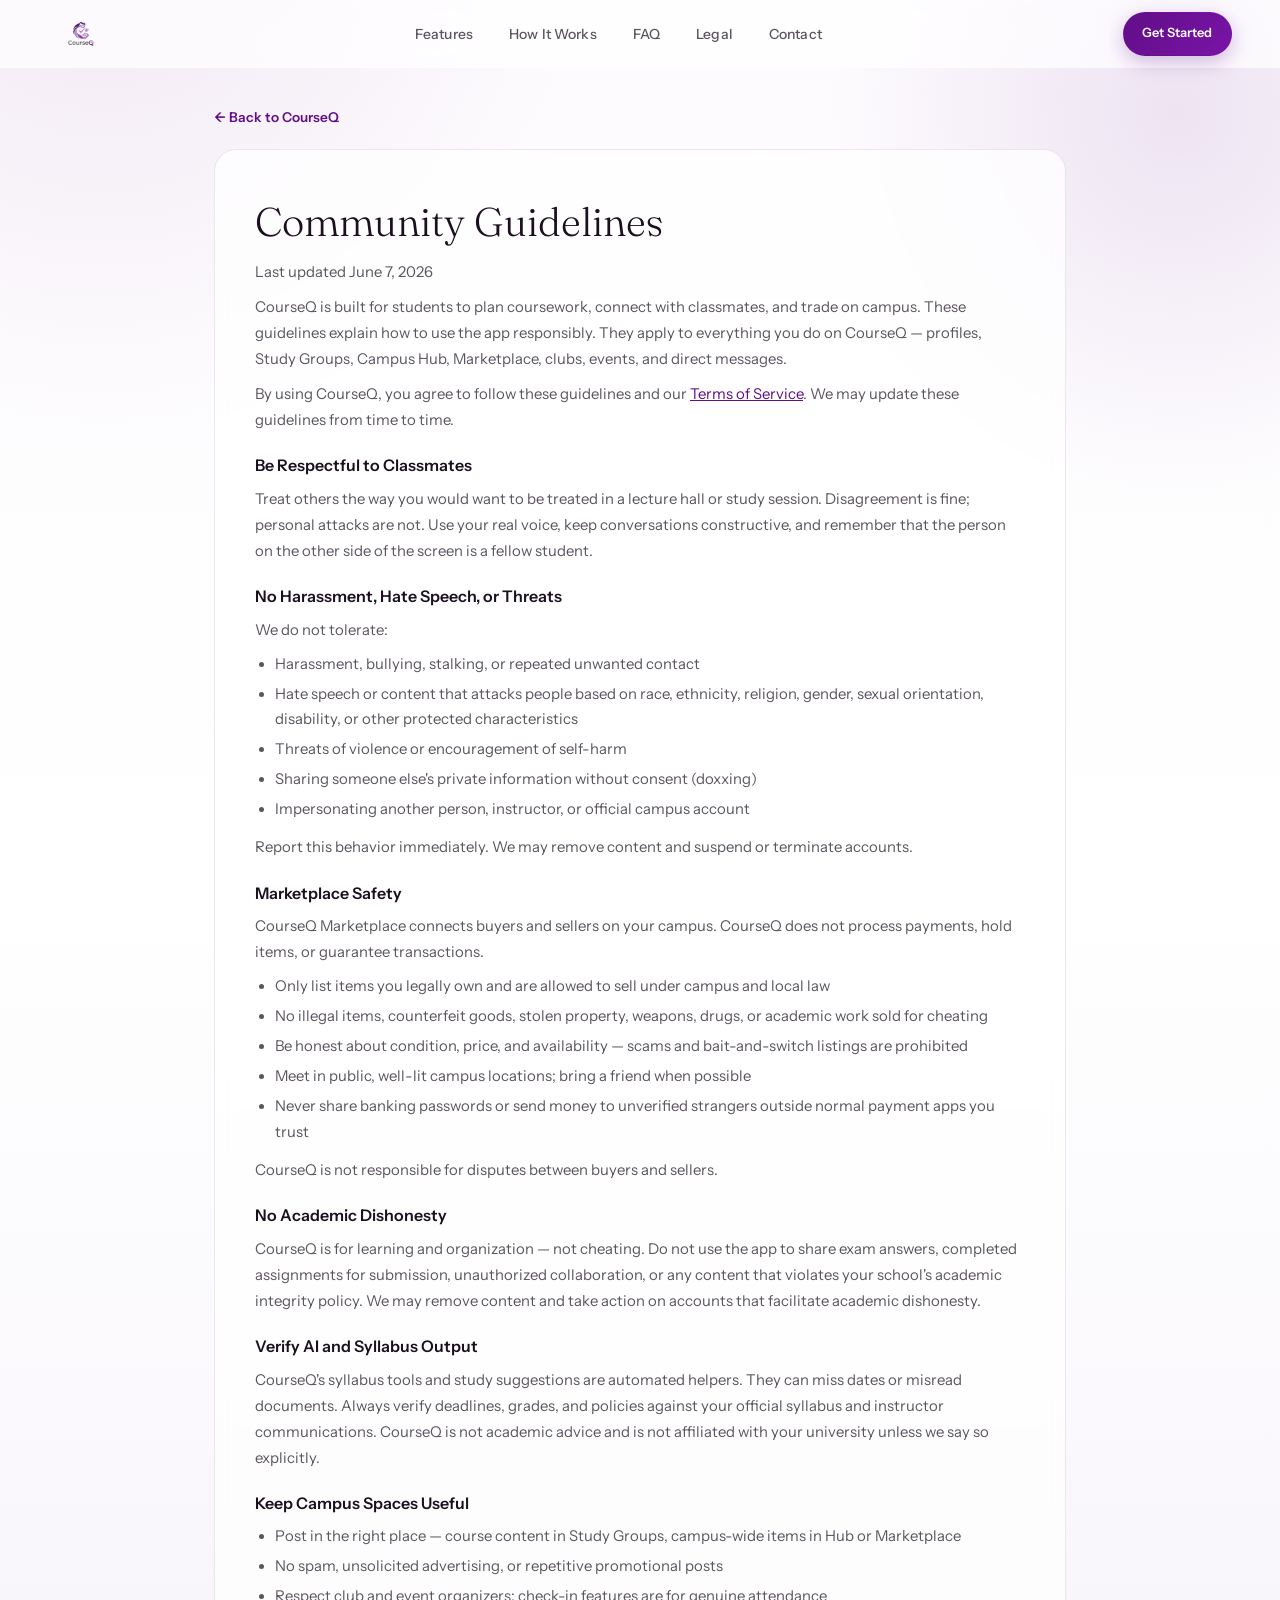
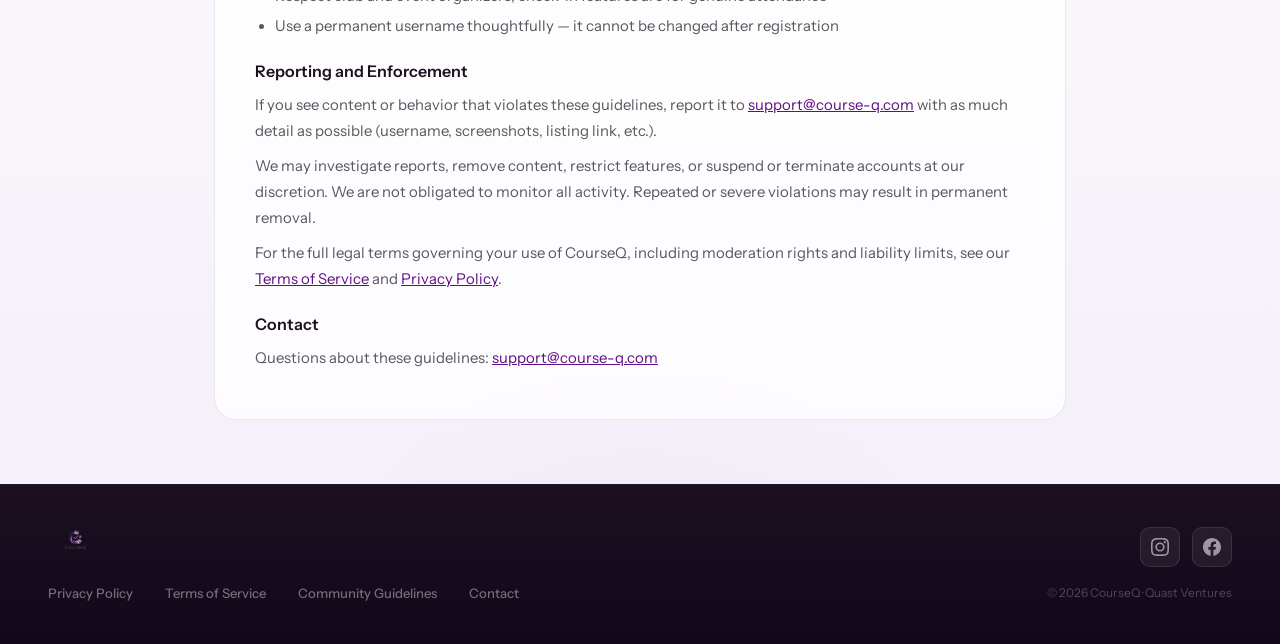
<file: community/index.html>
<!doctype html>
<html lang="en">
    <head>
        <meta charset="UTF-8" />
        <meta name="viewport" content="width=device-width, initial-scale=1.0, viewport-fit=cover" />
        <title>CourseQ Community Guidelines</title>
        <meta name="description" content="Community guidelines for CourseQ — how to stay respectful, safe, and honest on campus." />
        <link rel="preconnect" href="https://fonts.googleapis.com" />
        <link
            href="https://fonts.googleapis.com/css2?family=Fraunces:ital,opsz,wght@0,9..144,300;0,9..144,400;0,9..144,700;1,9..144,300;1,9..144,400&family=Instrument+Sans:wght@400;500;600&display=swap"
            rel="stylesheet"
        />
        <link rel="stylesheet" href="../style.css" />
        <link rel="icon" type="image/x-icon" href="../favicon.ico" />
        <link rel="shortcut icon" href="../favicon.ico" />
        <meta name="theme-color" content="#610e87" />
    </head>
    <body>
        <nav>
            <a class="nav-logo" href="/"><img src="../logo.png" alt="CourseQ" /></a>
            <button class="nav-toggle" type="button" aria-label="Open menu" aria-expanded="false" aria-controls="nav-menu">
                <span></span>
                <span></span>
                <span></span>
            </button>
            <ul class="nav-links" id="nav-menu">
                <li><a href="/#features">Features</a></li>
                <li><a href="/#how-it-works">How It Works</a></li>
                <li><a href="/#faq">FAQ</a></li>
                <li><a href="/#legal">Legal</a></li>
                <li><a href="/#contact">Contact</a></li>
            </ul>
            <a class="nav-cta" href="/#contact">Get Started</a>
        </nav>

        <main class="policy-page">
            <a class="policy-back" href="/">← Back to CourseQ</a>
            <article class="policy-content reveal">
                <h1>Community Guidelines</h1>
                <p class="policy-updated">Last updated June 7, 2026</p>
                <p>
                    CourseQ is built for students to plan coursework, connect with classmates, and trade on campus. These guidelines explain how to use the app
                    responsibly. They apply to everything you do on CourseQ — profiles, Study Groups, Campus Hub, Marketplace, clubs, events, and direct messages.
                </p>
                <p>
                    By using CourseQ, you agree to follow these guidelines and our
                    <a href="/terms/">Terms of Service</a>. We may update these guidelines from time to time.
                </p>

                <h2>Be Respectful to Classmates</h2>
                <p>
                    Treat others the way you would want to be treated in a lecture hall or study session. Disagreement is fine; personal attacks are not. Use your
                    real voice, keep conversations constructive, and remember that the person on the other side of the screen is a fellow student.
                </p>

                <h2>No Harassment, Hate Speech, or Threats</h2>
                <p>We do not tolerate:</p>
                <ul>
                    <li>Harassment, bullying, stalking, or repeated unwanted contact</li>
                    <li>Hate speech or content that attacks people based on race, ethnicity, religion, gender, sexual orientation, disability, or other protected characteristics</li>
                    <li>Threats of violence or encouragement of self-harm</li>
                    <li>Sharing someone else's private information without consent (doxxing)</li>
                    <li>Impersonating another person, instructor, or official campus account</li>
                </ul>
                <p>Report this behavior immediately. We may remove content and suspend or terminate accounts.</p>

                <h2>Marketplace Safety</h2>
                <p>CourseQ Marketplace connects buyers and sellers on your campus. CourseQ does not process payments, hold items, or guarantee transactions.</p>
                <ul>
                    <li>Only list items you legally own and are allowed to sell under campus and local law</li>
                    <li>No illegal items, counterfeit goods, stolen property, weapons, drugs, or academic work sold for cheating</li>
                    <li>Be honest about condition, price, and availability — scams and bait-and-switch listings are prohibited</li>
                    <li>Meet in public, well-lit campus locations; bring a friend when possible</li>
                    <li>Never share banking passwords or send money to unverified strangers outside normal payment apps you trust</li>
                </ul>
                <p>CourseQ is not responsible for disputes between buyers and sellers.</p>

                <h2>No Academic Dishonesty</h2>
                <p>
                    CourseQ is for learning and organization — not cheating. Do not use the app to share exam answers, completed assignments for submission,
                    unauthorized collaboration, or any content that violates your school's academic integrity policy. We may remove content and take action on
                    accounts that facilitate academic dishonesty.
                </p>

                <h2>Verify AI and Syllabus Output</h2>
                <p>
                    CourseQ's syllabus tools and study suggestions are automated helpers. They can miss dates or misread documents. Always verify deadlines,
                    grades, and policies against your official syllabus and instructor communications. CourseQ is not academic advice and is not affiliated with
                    your university unless we say so explicitly.
                </p>

                <h2>Keep Campus Spaces Useful</h2>
                <ul>
                    <li>Post in the right place — course content in Study Groups, campus-wide items in Hub or Marketplace</li>
                    <li>No spam, unsolicited advertising, or repetitive promotional posts</li>
                    <li>Respect club and event organizers; check-in features are for genuine attendance</li>
                    <li>Use a permanent username thoughtfully — it cannot be changed after registration</li>
                </ul>

                <h2>Reporting and Enforcement</h2>
                <p>
                    If you see content or behavior that violates these guidelines, report it to
                    <a href="mailto:support@course-q.com">support@course-q.com</a> with as much detail as possible (username, screenshots, listing link, etc.).
                </p>
                <p>
                    We may investigate reports, remove content, restrict features, or suspend or terminate accounts at our discretion. We are not obligated to
                    monitor all activity. Repeated or severe violations may result in permanent removal.
                </p>
                <p>
                    For the full legal terms governing your use of CourseQ, including moderation rights and liability limits, see our
                    <a href="/terms/">Terms of Service</a> and <a href="/privacy/">Privacy Policy</a>.
                </p>

                <h2>Contact</h2>
                <p>
                    Questions about these guidelines:
                    <a href="mailto:support@course-q.com">support@course-q.com</a>
                </p>
            </article>
        </main>

        <footer>
            <div class="footer-left">
                <a class="footer-logo" href="/"><img src="../logo.png" alt="CourseQ" /></a>
                <div class="footer-links">
                    <a href="/privacy/">Privacy Policy</a>
                    <a href="/terms/">Terms of Service</a>
                    <a href="/community/">Community Guidelines</a>
                    <a href="/#contact">Contact</a>
                </div>
            </div>
            <div class="footer-right">
                <div class="social-links social-links--footer">
                    <a href="https://www.instagram.com/courseqdevs/" class="social-icon" target="_blank" rel="noopener noreferrer" aria-label="Follow CourseQ on Instagram">
                        <svg width="18" height="18" viewBox="0 0 24 24" fill="currentColor" aria-hidden="true">
                            <path d="M12 2.163c3.204 0 3.584.012 4.85.07 3.252.148 4.771 1.691 4.919 4.919.058 1.265.069 1.645.069 4.849 0 3.205-.012 3.584-.069 4.849-.149 3.225-1.664 4.771-4.919 4.919-1.266.058-1.644.07-4.85.07-3.204 0-3.584-.012-4.849-.07-3.26-.149-4.771-1.699-4.919-4.92-.058-1.265-.07-1.644-.07-4.849 0-3.204.013-3.583.07-4.849.149-3.227 1.664-4.771 4.919-4.919 1.266-.057 1.645-.069 4.849-.069zM12 0C8.741 0 8.333.014 7.053.072 2.695.272.273 2.69.073 7.052.014 8.333 0 8.741 0 12c0 3.259.014 3.668.072 4.948.2 4.358 2.618 6.78 6.98 6.98C8.333 23.986 8.741 24 12 24c3.259 0 3.668-.014 4.948-.072 4.354-.2 6.782-2.618 6.979-6.98.059-1.28.073-1.689.073-4.948 0-3.259-.014-3.667-.072-4.947-.196-4.354-2.617-6.78-6.979-6.98C15.668.014 15.259 0 12 0zm0 5.838a6.162 6.162 0 100 12.324 6.162 6.162 0 000-12.324zM12 16a4 4 0 110-8 4 4 0 010 8zm6.406-11.845a1.44 1.44 0 100 2.881 1.44 1.44 0 000-2.881z"/>
                        </svg>
                    </a>
                    <a href="https://www.facebook.com/share/1SZHM7Wkpw/?mibextid=wwXIfr" class="social-icon" target="_blank" rel="noopener noreferrer" aria-label="Follow CourseQ on Facebook">
                        <svg width="18" height="18" viewBox="0 0 24 24" fill="currentColor" aria-hidden="true">
                            <path d="M24 12.073c0-6.627-5.373-12-12-12s-12 5.373-12 12c0 5.99 4.388 10.954 10.125 11.854v-8.385H7.078v-3.47h3.047V9.43c0-3.007 1.792-4.669 4.533-4.669 1.312 0 2.686.235 2.686.235v2.953H15.83c-1.491 0-1.956.925-1.956 1.874v2.25h3.328l-.532 3.47h-2.796v8.385C19.612 23.027 24 18.062 24 12.073z"/>
                        </svg>
                    </a>
                </div>
                <span class="footer-copy">© 2026 CourseQ · Quast Ventures</span>
            </div>
        </footer>
        <script>
            (function () {
                const nav = document.querySelector("nav");
                if (nav) {
                    window.addEventListener(
                        "scroll",
                        function () {
                            nav.classList.toggle("nav-scrolled", window.scrollY > 24);
                        },
                        { passive: true }
                    );
                }

                const reducedMotion = window.matchMedia("(prefers-reduced-motion: reduce)").matches;
                const revealEls = document.querySelectorAll(".reveal, .reveal-stagger");
                if (reducedMotion) {
                    revealEls.forEach(function (el) {
                        el.classList.add("visible");
                    });
                } else if (revealEls.length && "IntersectionObserver" in window) {
                    const observer = new IntersectionObserver(
                        function (entries) {
                            entries.forEach(function (entry) {
                                if (entry.isIntersecting) {
                                    entry.target.classList.add("visible");
                                    observer.unobserve(entry.target);
                                }
                            });
                        },
                        { threshold: 0.1, rootMargin: "0px 0px -48px 0px" }
                    );
                    revealEls.forEach(function (el) {
                        observer.observe(el);
                    });
                } else {
                    revealEls.forEach(function (el) {
                        el.classList.add("visible");
                    });
                }

                const toggle = document.querySelector(".nav-toggle");
                const menu = document.querySelector(".nav-links");
                if (!toggle || !menu) return;
                toggle.addEventListener("click", function () {
                    const open = menu.classList.toggle("open");
                    toggle.setAttribute("aria-expanded", open ? "true" : "false");
                    toggle.setAttribute("aria-label", open ? "Close menu" : "Open menu");
                });
                menu.querySelectorAll("a").forEach(function (link) {
                    link.addEventListener("click", function () {
                        menu.classList.remove("open");
                        toggle.setAttribute("aria-expanded", "false");
                        toggle.setAttribute("aria-label", "Open menu");
                    });
                });
            })();
        </script>
    </body>
</html>
</file>
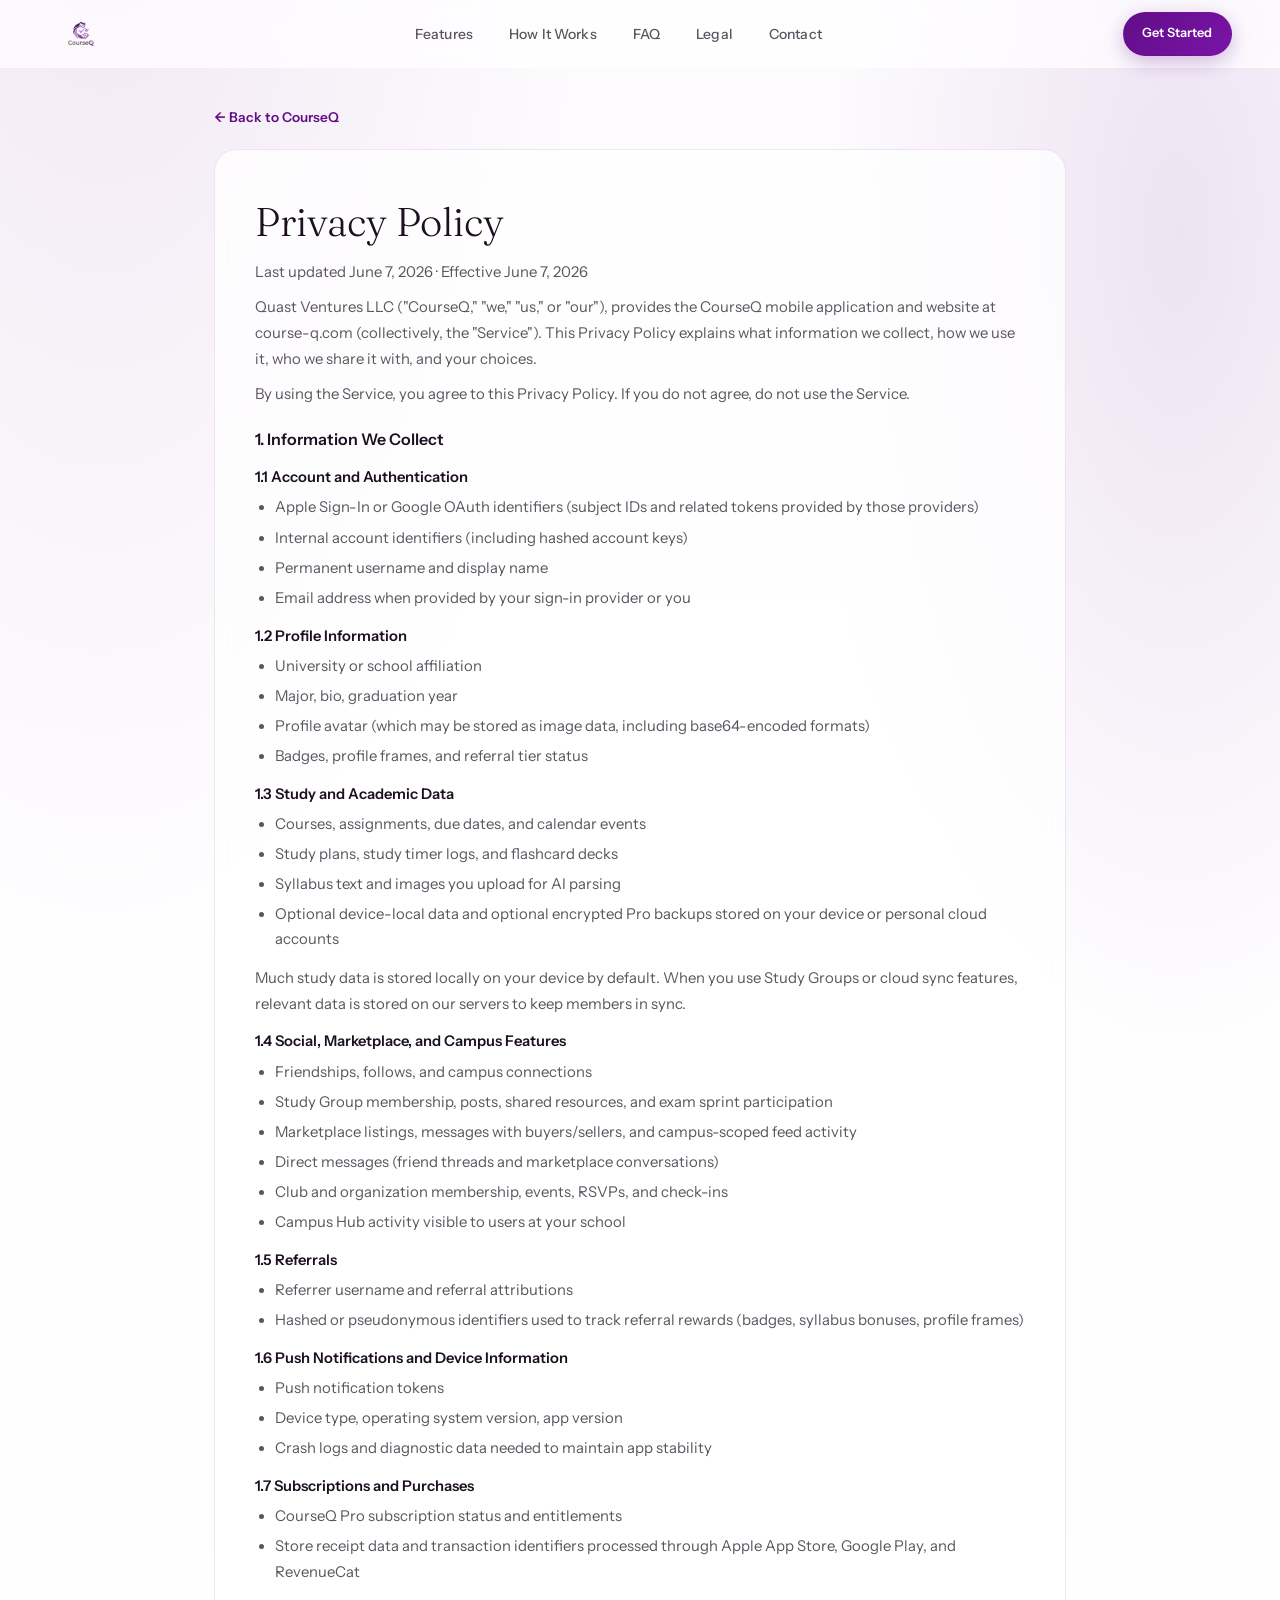
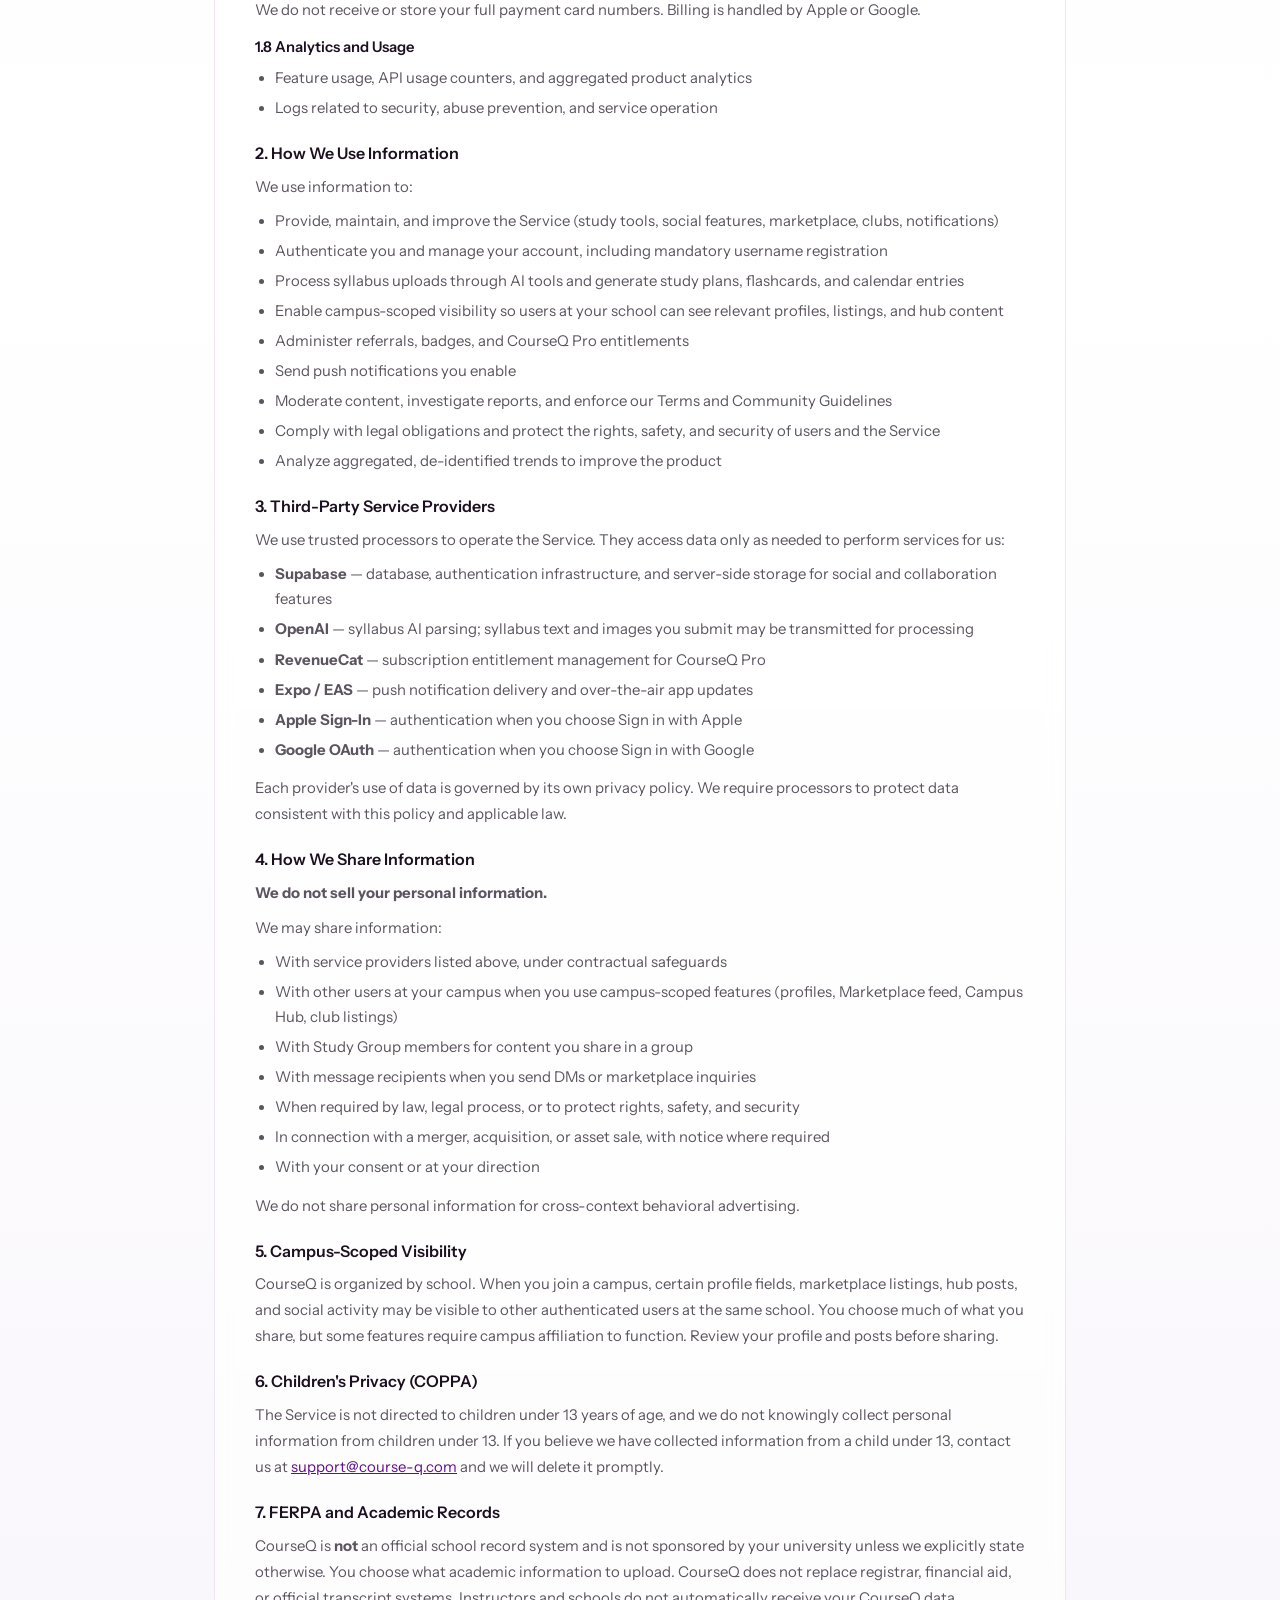
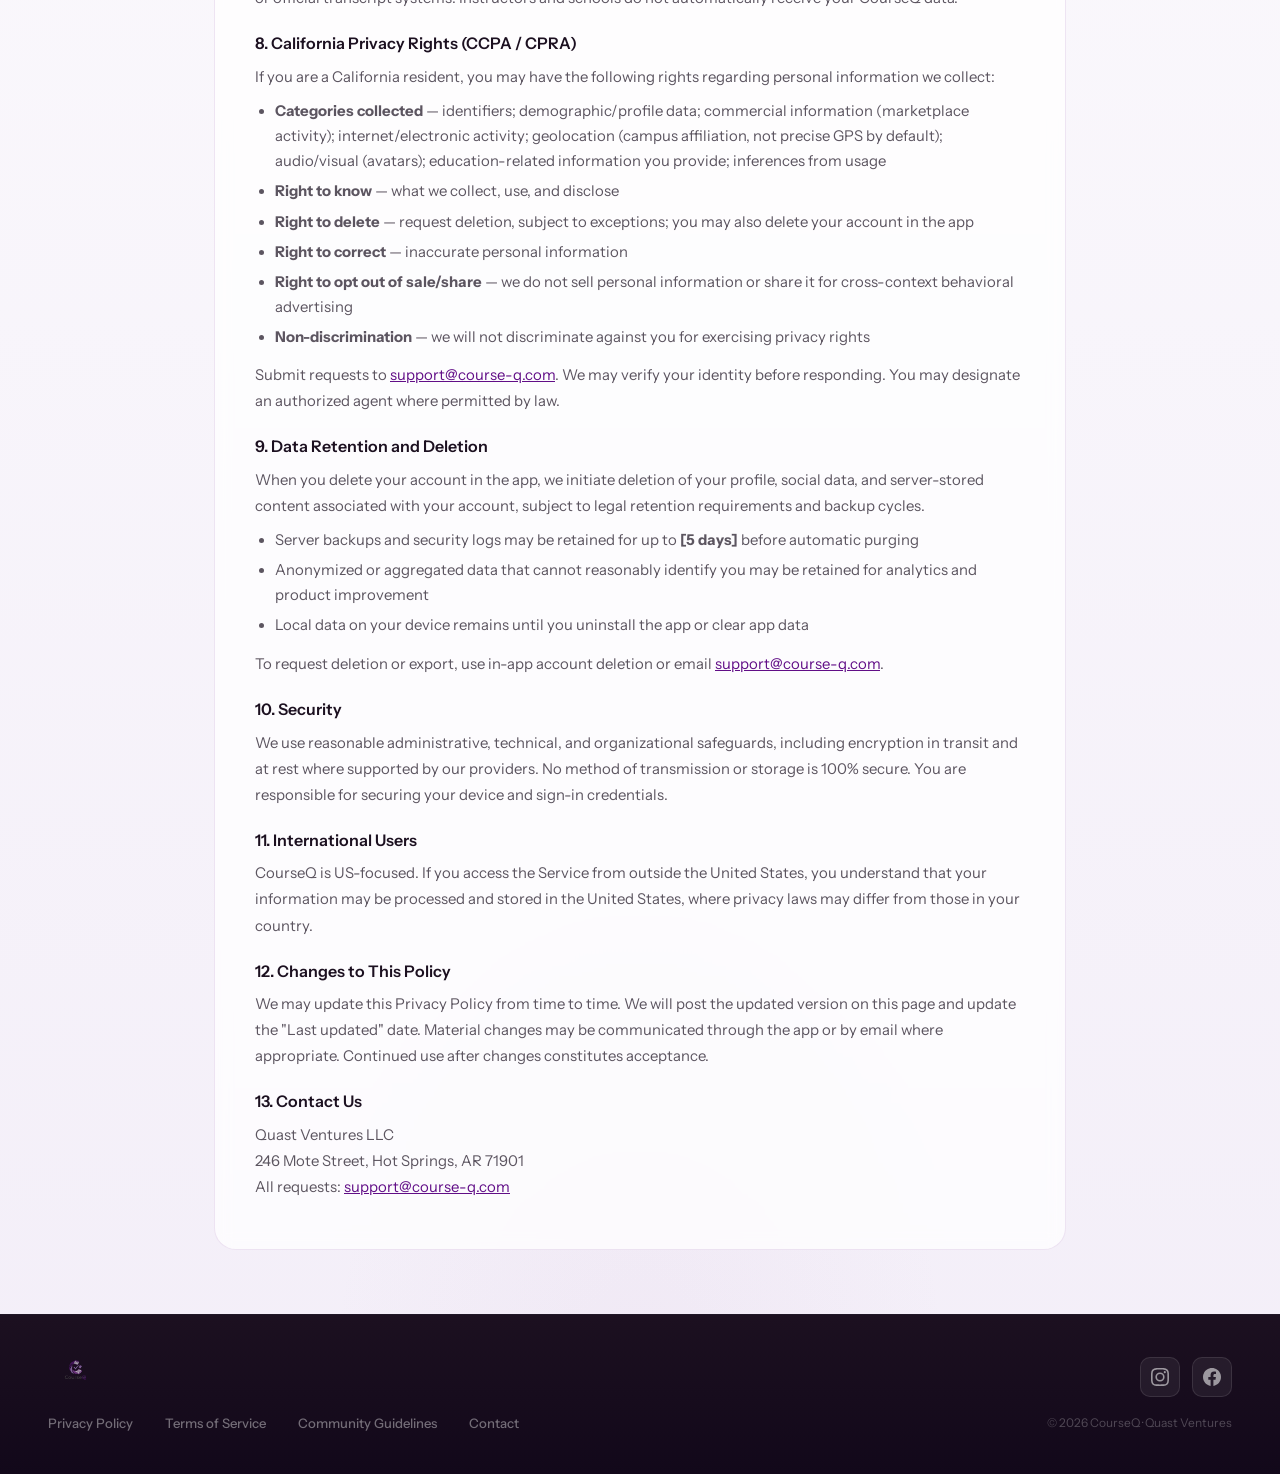
<file: privacy/index.html>
<!doctype html>
<html lang="en">
    <head>
        <meta charset="UTF-8" />
        <meta name="viewport" content="width=device-width, initial-scale=1.0, viewport-fit=cover" />
        <title>CourseQ Privacy Policy</title>
        <meta name="description" content="How CourseQ collects, uses, and protects your data." />
        <link rel="preconnect" href="https://fonts.googleapis.com" />
        <link
            href="https://fonts.googleapis.com/css2?family=Fraunces:ital,opsz,wght@0,9..144,300;0,9..144,400;0,9..144,700;1,9..144,300;1,9..144,400&family=Instrument+Sans:wght@400;500;600&display=swap"
            rel="stylesheet"
        />
        <link rel="stylesheet" href="../style.css" />
        <link rel="icon" type="image/x-icon" href="../favicon.ico" />
        <link rel="shortcut icon" href="../favicon.ico" />
        <meta name="theme-color" content="#610e87" />
    </head>
    <body>
        <nav>
            <a class="nav-logo" href="/"><img src="../logo.png" alt="CourseQ" /></a>
            <button class="nav-toggle" type="button" aria-label="Open menu" aria-expanded="false" aria-controls="nav-menu">
                <span></span>
                <span></span>
                <span></span>
            </button>
            <ul class="nav-links" id="nav-menu">
                <li><a href="/#features">Features</a></li>
                <li><a href="/#how-it-works">How It Works</a></li>
                <li><a href="/#faq">FAQ</a></li>
                <li><a href="/#legal">Legal</a></li>
                <li><a href="/#contact">Contact</a></li>
            </ul>
            <a class="nav-cta" href="/#contact">Get Started</a>
        </nav>

        <main class="policy-page">
            <a class="policy-back" href="/">← Back to CourseQ</a>
            <article class="policy-content reveal">
                <h1>Privacy Policy</h1>
                <p class="policy-updated">Last updated June 7, 2026 · Effective June 7, 2026</p>
                <p>
                    Quast Ventures LLC ("CourseQ," "we," "us," or "our"), provides the CourseQ mobile application and website at
                    course-q.com (collectively, the "Service"). This Privacy Policy explains what information we collect, how we use it, who we share it with, and
                    your choices.
                </p>
                <p>
                    By using the Service, you agree to this Privacy Policy. If you do not agree, do not use the Service.
                </p>

                <h2>1. Information We Collect</h2>

                <h3>1.1 Account and Authentication</h3>
                <ul>
                    <li>Apple Sign-In or Google OAuth identifiers (subject IDs and related tokens provided by those providers)</li>
                    <li>Internal account identifiers (including hashed account keys)</li>
                    <li>Permanent username and display name</li>
                    <li>Email address when provided by your sign-in provider or you</li>
                </ul>

                <h3>1.2 Profile Information</h3>
                <ul>
                    <li>University or school affiliation</li>
                    <li>Major, bio, graduation year</li>
                    <li>Profile avatar (which may be stored as image data, including base64-encoded formats)</li>
                    <li>Badges, profile frames, and referral tier status</li>
                </ul>

                <h3>1.3 Study and Academic Data</h3>
                <ul>
                    <li>Courses, assignments, due dates, and calendar events</li>
                    <li>Study plans, study timer logs, and flashcard decks</li>
                    <li>Syllabus text and images you upload for AI parsing</li>
                    <li>Optional device-local data and optional encrypted Pro backups stored on your device or personal cloud accounts</li>
                </ul>
                <p>
                    Much study data is stored locally on your device by default. When you use Study Groups or cloud sync features, relevant data is stored on our
                    servers to keep members in sync.
                </p>

                <h3>1.4 Social, Marketplace, and Campus Features</h3>
                <ul>
                    <li>Friendships, follows, and campus connections</li>
                    <li>Study Group membership, posts, shared resources, and exam sprint participation</li>
                    <li>Marketplace listings, messages with buyers/sellers, and campus-scoped feed activity</li>
                    <li>Direct messages (friend threads and marketplace conversations)</li>
                    <li>Club and organization membership, events, RSVPs, and check-ins</li>
                    <li>Campus Hub activity visible to users at your school</li>
                </ul>

                <h3>1.5 Referrals</h3>
                <ul>
                    <li>Referrer username and referral attributions</li>
                    <li>Hashed or pseudonymous identifiers used to track referral rewards (badges, syllabus bonuses, profile frames)</li>
                </ul>

                <h3>1.6 Push Notifications and Device Information</h3>
                <ul>
                    <li>Push notification tokens</li>
                    <li>Device type, operating system version, app version</li>
                    <li>Crash logs and diagnostic data needed to maintain app stability</li>
                </ul>

                <h3>1.7 Subscriptions and Purchases</h3>
                <ul>
                    <li>CourseQ Pro subscription status and entitlements</li>
                    <li>Store receipt data and transaction identifiers processed through Apple App Store, Google Play, and RevenueCat</li>
                </ul>
                <p>We do not receive or store your full payment card numbers. Billing is handled by Apple or Google.</p>

                <h3>1.8 Analytics and Usage</h3>
                <ul>
                    <li>Feature usage, API usage counters, and aggregated product analytics</li>
                    <li>Logs related to security, abuse prevention, and service operation</li>
                </ul>

                <h2>2. How We Use Information</h2>
                <p>We use information to:</p>
                <ul>
                    <li>Provide, maintain, and improve the Service (study tools, social features, marketplace, clubs, notifications)</li>
                    <li>Authenticate you and manage your account, including mandatory username registration</li>
                    <li>Process syllabus uploads through AI tools and generate study plans, flashcards, and calendar entries</li>
                    <li>Enable campus-scoped visibility so users at your school can see relevant profiles, listings, and hub content</li>
                    <li>Administer referrals, badges, and CourseQ Pro entitlements</li>
                    <li>Send push notifications you enable</li>
                    <li>Moderate content, investigate reports, and enforce our Terms and Community Guidelines</li>
                    <li>Comply with legal obligations and protect the rights, safety, and security of users and the Service</li>
                    <li>Analyze aggregated, de-identified trends to improve the product</li>
                </ul>

                <h2>3. Third-Party Service Providers</h2>
                <p>We use trusted processors to operate the Service. They access data only as needed to perform services for us:</p>
                <ul>
                    <li><strong>Supabase</strong> — database, authentication infrastructure, and server-side storage for social and collaboration features</li>
                    <li><strong>OpenAI</strong> — syllabus AI parsing; syllabus text and images you submit may be transmitted for processing</li>
                    <li><strong>RevenueCat</strong> — subscription entitlement management for CourseQ Pro</li>
                    <li><strong>Expo / EAS</strong> — push notification delivery and over-the-air app updates</li>
                    <li><strong>Apple Sign-In</strong> — authentication when you choose Sign in with Apple</li>
                    <li><strong>Google OAuth</strong> — authentication when you choose Sign in with Google</li>
                </ul>
                <p>Each provider's use of data is governed by its own privacy policy. We require processors to protect data consistent with this policy and applicable law.</p>

                <h2>4. How We Share Information</h2>
                <p><strong>We do not sell your personal information.</strong></p>
                <p>We may share information:</p>
                <ul>
                    <li>With service providers listed above, under contractual safeguards</li>
                    <li>With other users at your campus when you use campus-scoped features (profiles, Marketplace feed, Campus Hub, club listings)</li>
                    <li>With Study Group members for content you share in a group</li>
                    <li>With message recipients when you send DMs or marketplace inquiries</li>
                    <li>When required by law, legal process, or to protect rights, safety, and security</li>
                    <li>In connection with a merger, acquisition, or asset sale, with notice where required</li>
                    <li>With your consent or at your direction</li>
                </ul>
                <p>We do not share personal information for cross-context behavioral advertising.</p>

                <h2>5. Campus-Scoped Visibility</h2>
                <p>
                    CourseQ is organized by school. When you join a campus, certain profile fields, marketplace listings, hub posts, and social activity may be
                    visible to other authenticated users at the same school. You choose much of what you share, but some features require campus affiliation to
                    function. Review your profile and posts before sharing.
                </p>

                <h2>6. Children's Privacy (COPPA)</h2>
                <p>
                    The Service is not directed to children under 13 years of age, and we do not knowingly collect personal information from children under 13.
                    If you believe we have collected information from a child under 13, contact us at
                    <a href="mailto:support@course-q.com">support@course-q.com</a> and we will delete it promptly.
                </p>

                <h2>7. FERPA and Academic Records</h2>
                <p>
                    CourseQ is <strong>not</strong> an official school record system and is not sponsored by your university unless we explicitly state otherwise.
                    You choose what academic information to upload. CourseQ does not replace registrar, financial aid, or official transcript systems. Instructors
                    and schools do not automatically receive your CourseQ data.
                </p>

                <h2>8. California Privacy Rights (CCPA / CPRA)</h2>
                <p>If you are a California resident, you may have the following rights regarding personal information we collect:</p>
                <ul>
                    <li><strong>Categories collected</strong> — identifiers; demographic/profile data; commercial information (marketplace activity); internet/electronic activity; geolocation (campus affiliation, not precise GPS by default); audio/visual (avatars); education-related information you provide; inferences from usage</li>
                    <li><strong>Right to know</strong> — what we collect, use, and disclose</li>
                    <li><strong>Right to delete</strong> — request deletion, subject to exceptions; you may also delete your account in the app</li>
                    <li><strong>Right to correct</strong> — inaccurate personal information</li>
                    <li><strong>Right to opt out of sale/share</strong> — we do not sell personal information or share it for cross-context behavioral advertising</li>
                    <li><strong>Non-discrimination</strong> — we will not discriminate against you for exercising privacy rights</li>
                </ul>
                <p>
                    Submit requests to <a href="mailto:support@course-q.com">support@course-q.com</a>. We may verify your identity before responding. You may
                    designate an authorized agent where permitted by law.
                </p>

                <h2>9. Data Retention and Deletion</h2>
                <p>
                    When you delete your account in the app, we initiate deletion of your profile, social data, and server-stored content associated with your
                    account, subject to legal retention requirements and backup cycles.
                </p>
                <ul>
                    <li>Server backups and security logs may be retained for up to <strong>[5 days]</strong> before automatic purging</li>
                    <li>Anonymized or aggregated data that cannot reasonably identify you may be retained for analytics and product improvement</li>
                    <li>Local data on your device remains until you uninstall the app or clear app data</li>
                </ul>
                <p>To request deletion or export, use in-app account deletion or email <a href="mailto:support@course-q.com">support@course-q.com</a>.</p>

                <h2>10. Security</h2>
                <p>
                    We use reasonable administrative, technical, and organizational safeguards, including encryption in transit and at rest where supported by our
                    providers. No method of transmission or storage is 100% secure. You are responsible for securing your device and sign-in credentials.
                </p>

                <h2>11. International Users</h2>
                <p>
                    CourseQ is US-focused. If you access the Service from outside the United States, you understand that your information may be processed and
                    stored in the United States, where privacy laws may differ from those in your country.
                </p>

                <h2>12. Changes to This Policy</h2>
                <p>
                    We may update this Privacy Policy from time to time. We will post the updated version on this page and update the "Last updated" date. Material
                    changes may be communicated through the app or by email where appropriate. Continued use after changes constitutes acceptance.
                </p>

                <h2>13. Contact Us</h2>
                <p>
                    Quast Ventures LLC<br />
                    246 Mote Street, Hot Springs, AR 71901<br />
                    All requests: <a href="mailto:support@course-q.com">support@course-q.com</a><br />
                </p>
            </article>
        </main>

        <footer>
            <div class="footer-left">
                <a class="footer-logo" href="/"><img src="../logo.png" alt="CourseQ" /></a>
                <div class="footer-links">
                    <a href="/privacy/">Privacy Policy</a>
                    <a href="/terms/">Terms of Service</a>
                    <a href="/community/">Community Guidelines</a>
                    <a href="/#contact">Contact</a>
                </div>
            </div>
            <div class="footer-right">
                <div class="social-links social-links--footer">
                    <a href="https://www.instagram.com/courseqdevs/" class="social-icon" target="_blank" rel="noopener noreferrer" aria-label="Follow CourseQ on Instagram">
                        <svg width="18" height="18" viewBox="0 0 24 24" fill="currentColor" aria-hidden="true">
                            <path d="M12 2.163c3.204 0 3.584.012 4.85.07 3.252.148 4.771 1.691 4.919 4.919.058 1.265.069 1.645.069 4.849 0 3.205-.012 3.584-.069 4.849-.149 3.225-1.664 4.771-4.919 4.919-1.266.058-1.644.07-4.85.07-3.204 0-3.584-.012-4.849-.07-3.26-.149-4.771-1.699-4.919-4.92-.058-1.265-.07-1.644-.07-4.849 0-3.204.013-3.583.07-4.849.149-3.227 1.664-4.771 4.919-4.919 1.266-.057 1.645-.069 4.849-.069zM12 0C8.741 0 8.333.014 7.053.072 2.695.272.273 2.69.073 7.052.014 8.333 0 8.741 0 12c0 3.259.014 3.668.072 4.948.2 4.358 2.618 6.78 6.98 6.98C8.333 23.986 8.741 24 12 24c3.259 0 3.668-.014 4.948-.072 4.354-.2 6.782-2.618 6.979-6.98.059-1.28.073-1.689.073-4.948 0-3.259-.014-3.667-.072-4.947-.196-4.354-2.617-6.78-6.979-6.98C15.668.014 15.259 0 12 0zm0 5.838a6.162 6.162 0 100 12.324 6.162 6.162 0 000-12.324zM12 16a4 4 0 110-8 4 4 0 010 8zm6.406-11.845a1.44 1.44 0 100 2.881 1.44 1.44 0 000-2.881z"/>
                        </svg>
                    </a>
                    <a href="https://www.facebook.com/share/1SZHM7Wkpw/?mibextid=wwXIfr" class="social-icon" target="_blank" rel="noopener noreferrer" aria-label="Follow CourseQ on Facebook">
                        <svg width="18" height="18" viewBox="0 0 24 24" fill="currentColor" aria-hidden="true">
                            <path d="M24 12.073c0-6.627-5.373-12-12-12s-12 5.373-12 12c0 5.99 4.388 10.954 10.125 11.854v-8.385H7.078v-3.47h3.047V9.43c0-3.007 1.792-4.669 4.533-4.669 1.312 0 2.686.235 2.686.235v2.953H15.83c-1.491 0-1.956.925-1.956 1.874v2.25h3.328l-.532 3.47h-2.796v8.385C19.612 23.027 24 18.062 24 12.073z"/>
                        </svg>
                    </a>
                </div>
                <span class="footer-copy">© 2026 CourseQ · Quast Ventures</span>
            </div>
        </footer>
        <script>
            (function () {
                const nav = document.querySelector("nav");
                if (nav) {
                    window.addEventListener(
                        "scroll",
                        function () {
                            nav.classList.toggle("nav-scrolled", window.scrollY > 24);
                        },
                        { passive: true }
                    );
                }

                const reducedMotion = window.matchMedia("(prefers-reduced-motion: reduce)").matches;
                const revealEls = document.querySelectorAll(".reveal, .reveal-stagger");
                if (reducedMotion) {
                    revealEls.forEach(function (el) {
                        el.classList.add("visible");
                    });
                } else if (revealEls.length && "IntersectionObserver" in window) {
                    const observer = new IntersectionObserver(
                        function (entries) {
                            entries.forEach(function (entry) {
                                if (entry.isIntersecting) {
                                    entry.target.classList.add("visible");
                                    observer.unobserve(entry.target);
                                }
                            });
                        },
                        { threshold: 0.1, rootMargin: "0px 0px -48px 0px" }
                    );
                    revealEls.forEach(function (el) {
                        observer.observe(el);
                    });
                } else {
                    revealEls.forEach(function (el) {
                        el.classList.add("visible");
                    });
                }

                const toggle = document.querySelector(".nav-toggle");
                const menu = document.querySelector(".nav-links");
                if (!toggle || !menu) return;
                toggle.addEventListener("click", function () {
                    const open = menu.classList.toggle("open");
                    toggle.setAttribute("aria-expanded", open ? "true" : "false");
                    toggle.setAttribute("aria-label", open ? "Close menu" : "Open menu");
                });
                menu.querySelectorAll("a").forEach(function (link) {
                    link.addEventListener("click", function () {
                        menu.classList.remove("open");
                        toggle.setAttribute("aria-expanded", "false");
                        toggle.setAttribute("aria-label", "Open menu");
                    });
                });
            })();
        </script>
    </body>
</html>
</file>
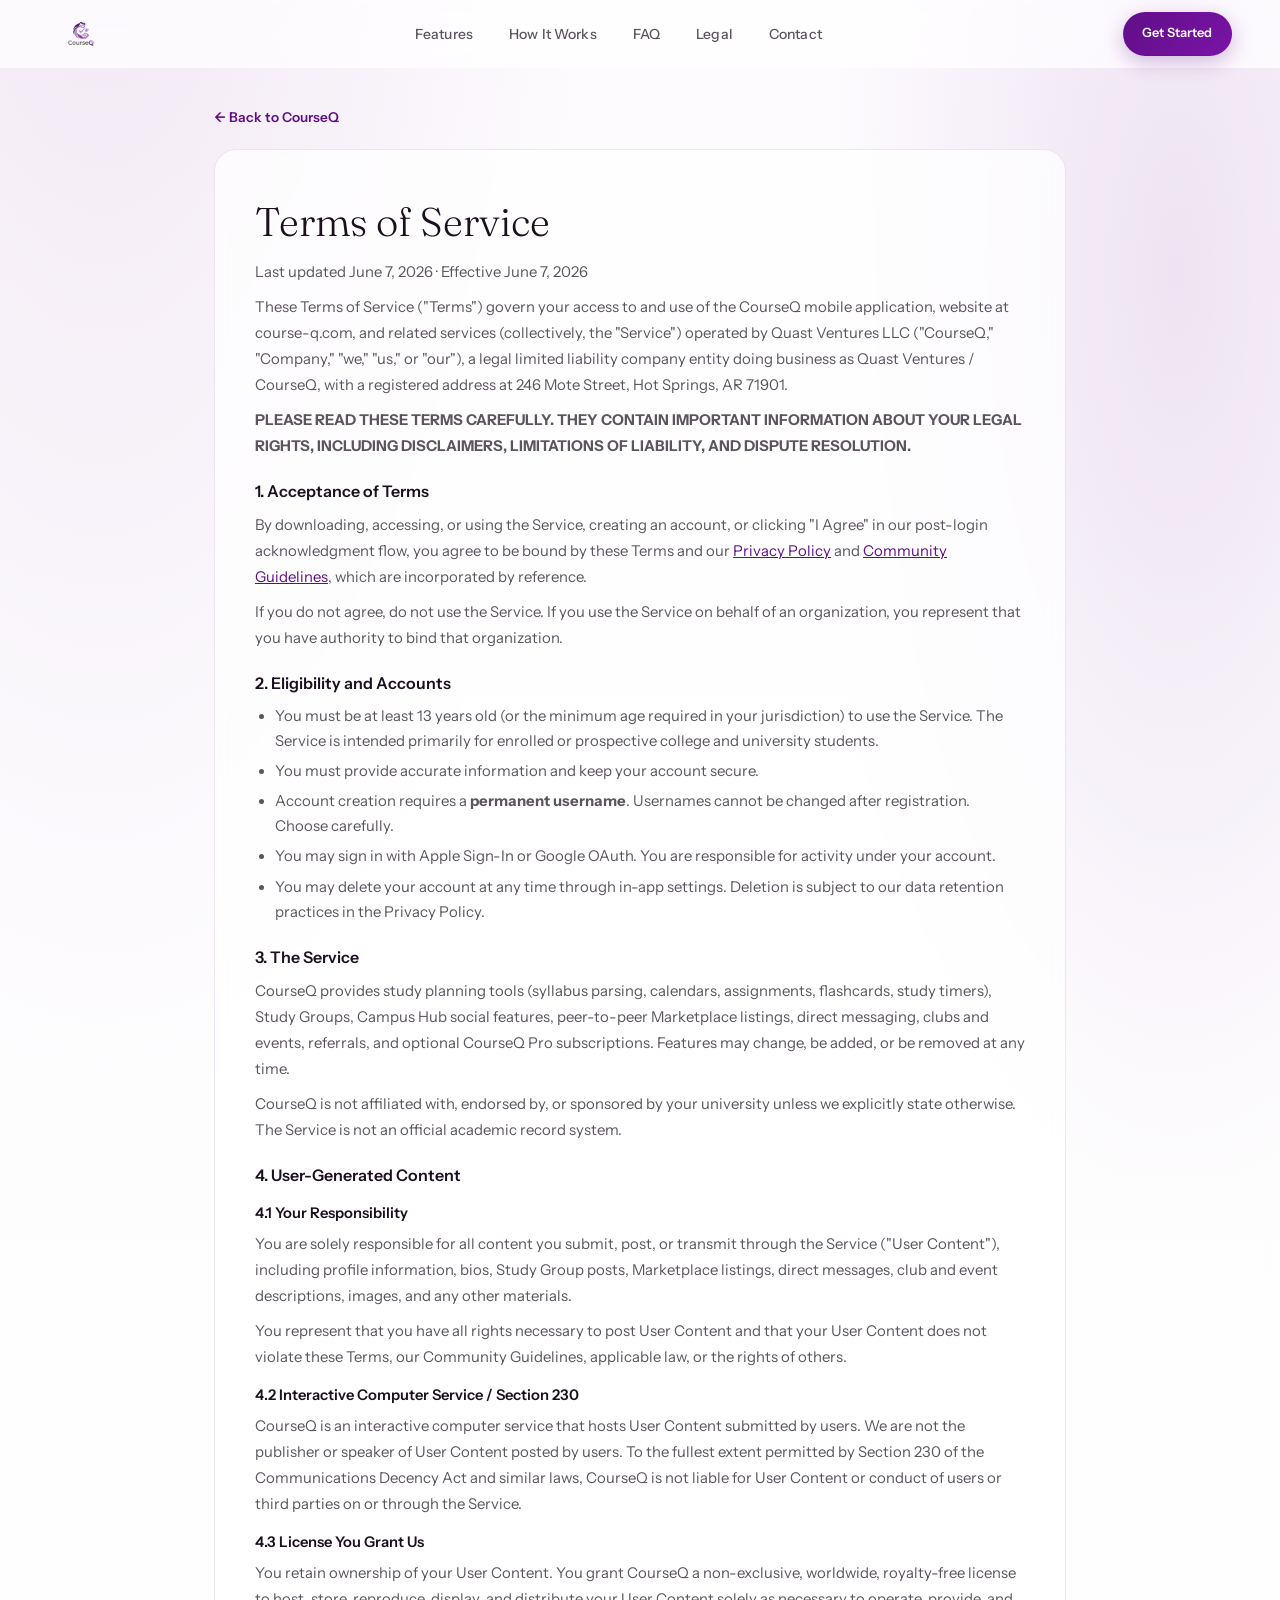
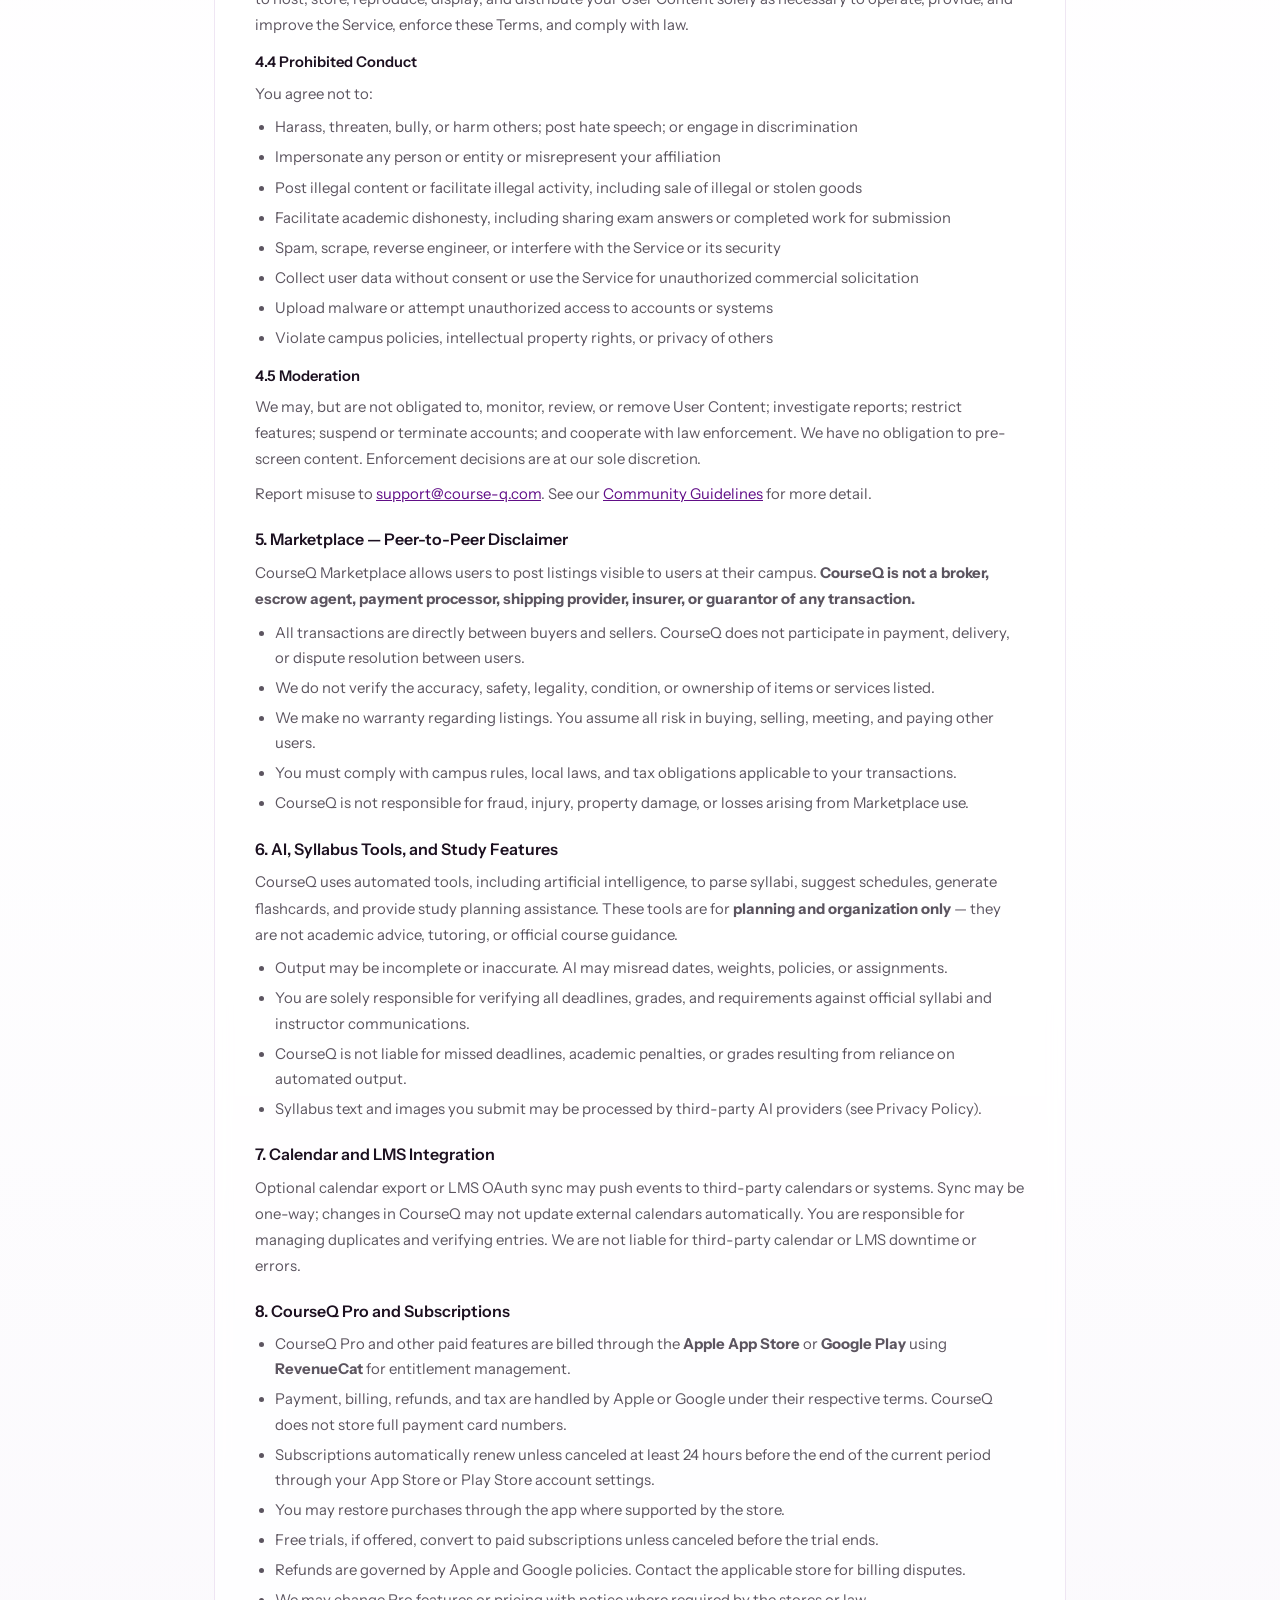
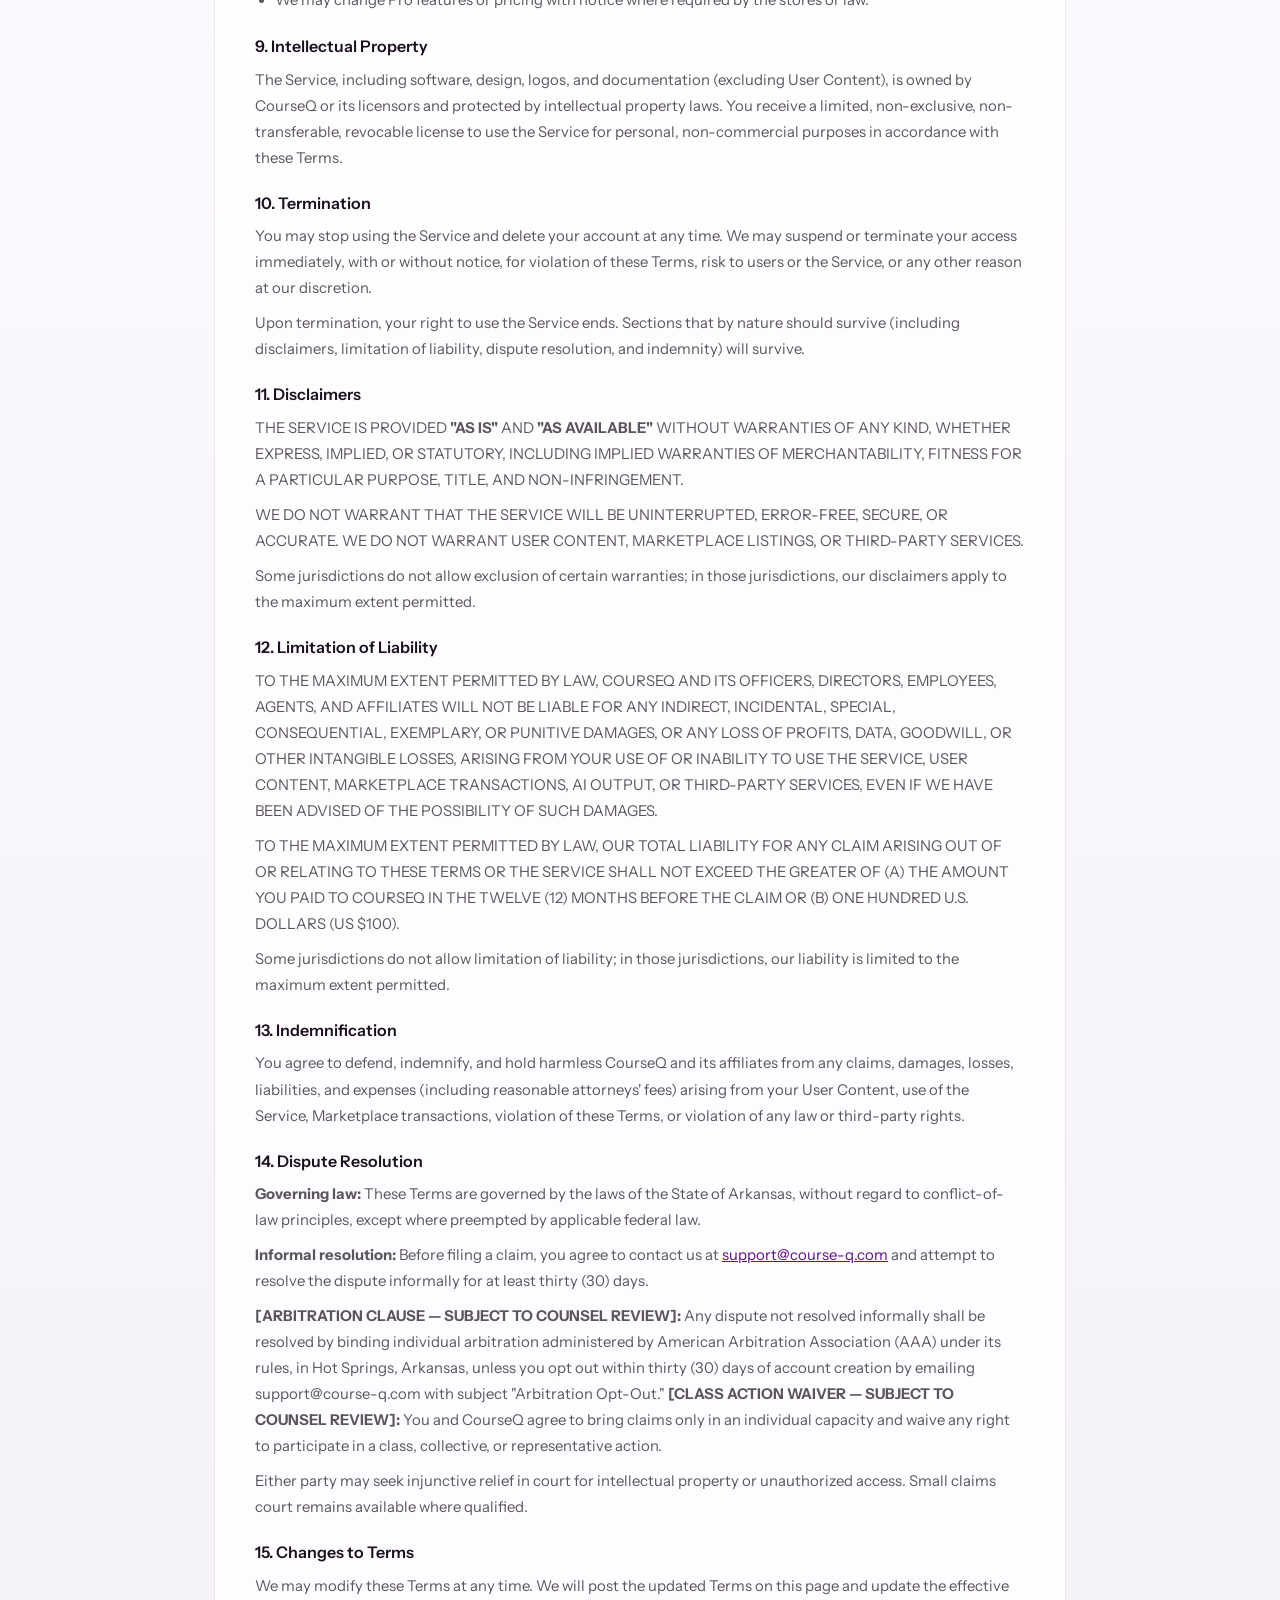
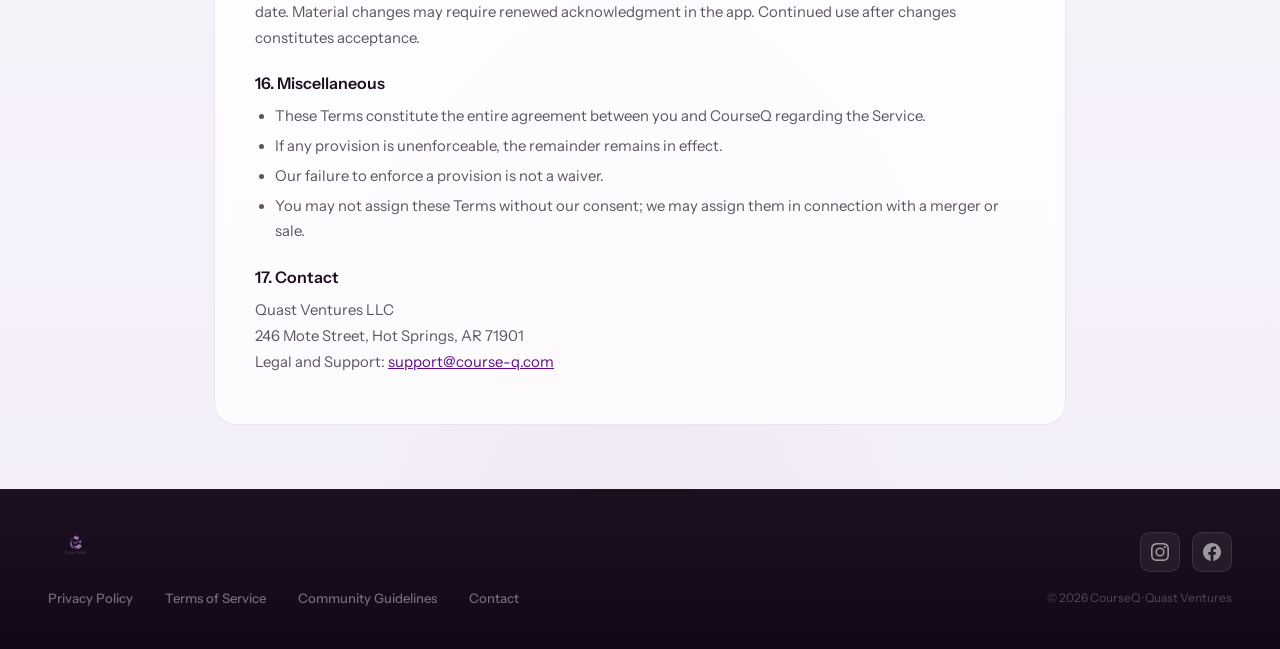
<file: terms/index.html>
<!doctype html>
<html lang="en">
    <head>
        <meta charset="UTF-8" />
        <meta name="viewport" content="width=device-width, initial-scale=1.0, viewport-fit=cover" />
        <title>CourseQ Terms of Service</title>
        <meta name="description" content="Terms of Service for the CourseQ mobile app and website." />
        <link rel="preconnect" href="https://fonts.googleapis.com" />
        <link
            href="https://fonts.googleapis.com/css2?family=Fraunces:ital,opsz,wght@0,9..144,300;0,9..144,400;0,9..144,700;1,9..144,300;1,9..144,400&family=Instrument+Sans:wght@400;500;600&display=swap"
            rel="stylesheet"
        />
        <link rel="stylesheet" href="../style.css" />
        <link rel="icon" type="image/x-icon" href="../favicon.ico" />
        <link rel="shortcut icon" href="../favicon.ico" />
        <meta name="theme-color" content="#610e87" />
    </head>
    <body>
        <nav>
            <a class="nav-logo" href="/"><img src="../logo.png" alt="CourseQ" /></a>
            <button class="nav-toggle" type="button" aria-label="Open menu" aria-expanded="false" aria-controls="nav-menu">
                <span></span>
                <span></span>
                <span></span>
            </button>
            <ul class="nav-links" id="nav-menu">
                <li><a href="/#features">Features</a></li>
                <li><a href="/#how-it-works">How It Works</a></li>
                <li><a href="/#faq">FAQ</a></li>
                <li><a href="/#legal">Legal</a></li>
                <li><a href="/#contact">Contact</a></li>
            </ul>
            <a class="nav-cta" href="/#contact">Get Started</a>
        </nav>

        <main class="policy-page">
            <a class="policy-back" href="/">← Back to CourseQ</a>
            <article class="policy-content reveal">
                <h1>Terms of Service</h1>
                <p class="policy-updated">Last updated June 7, 2026 · Effective June 7, 2026</p>
                <p>
                    These Terms of Service ("Terms") govern your access to and use of the CourseQ mobile application, website at course-q.com, and related services
                    (collectively, the "Service") operated by Quast Ventures LLC ("CourseQ," "Company," "we," "us," or "our"), a legal limited liability company entity
                    doing business as Quast Ventures / CourseQ, with a registered address at 246 Mote Street, Hot Springs, AR 71901.
                </p>
                <p><strong>PLEASE READ THESE TERMS CAREFULLY. THEY CONTAIN IMPORTANT INFORMATION ABOUT YOUR LEGAL RIGHTS, INCLUDING DISCLAIMERS, LIMITATIONS OF LIABILITY, AND DISPUTE RESOLUTION.</strong></p>

                <h2>1. Acceptance of Terms</h2>
                <p>
                    By downloading, accessing, or using the Service, creating an account, or clicking "I Agree" in our post-login acknowledgment flow, you agree
                    to be bound by these Terms and our <a href="/privacy/">Privacy Policy</a> and <a href="/community/">Community Guidelines</a>, which are
                    incorporated by reference.
                </p>
                <p>
                    If you do not agree, do not use the Service. If you use the Service on behalf of an organization, you represent that you have authority to bind
                    that organization.
                </p>

                <h2>2. Eligibility and Accounts</h2>
                <ul>
                    <li>You must be at least 13 years old (or the minimum age required in your jurisdiction) to use the Service. The Service is intended primarily for enrolled or prospective college and university students.</li>
                    <li>You must provide accurate information and keep your account secure.</li>
                    <li>Account creation requires a <strong>permanent username</strong>. Usernames cannot be changed after registration. Choose carefully.</li>
                    <li>You may sign in with Apple Sign-In or Google OAuth. You are responsible for activity under your account.</li>
                    <li>You may delete your account at any time through in-app settings. Deletion is subject to our data retention practices in the Privacy Policy.</li>
                </ul>

                <h2>3. The Service</h2>
                <p>
                    CourseQ provides study planning tools (syllabus parsing, calendars, assignments, flashcards, study timers), Study Groups, Campus Hub social
                    features, peer-to-peer Marketplace listings, direct messaging, clubs and events, referrals, and optional CourseQ Pro subscriptions. Features may
                    change, be added, or be removed at any time.
                </p>
                <p>
                    CourseQ is not affiliated with, endorsed by, or sponsored by your university unless we explicitly state otherwise. The Service is not an
                    official academic record system.
                </p>

                <h2>4. User-Generated Content</h2>
                <h3>4.1 Your Responsibility</h3>
                <p>
                    You are solely responsible for all content you submit, post, or transmit through the Service ("User Content"), including profile information,
                    bios, Study Group posts, Marketplace listings, direct messages, club and event descriptions, images, and any other materials.
                </p>
                <p>
                    You represent that you have all rights necessary to post User Content and that your User Content does not violate these Terms, our Community
                    Guidelines, applicable law, or the rights of others.
                </p>

                <h3>4.2 Interactive Computer Service / Section 230</h3>
                <p>
                    CourseQ is an interactive computer service that hosts User Content submitted by users. We are not the publisher or speaker of User Content
                    posted by users. To the fullest extent permitted by Section 230 of the Communications Decency Act and similar laws, CourseQ is not liable for
                    User Content or conduct of users or third parties on or through the Service.
                </p>

                <h3>4.3 License You Grant Us</h3>
                <p>
                    You retain ownership of your User Content. You grant CourseQ a non-exclusive, worldwide, royalty-free license to host, store, reproduce, display,
                    and distribute your User Content solely as necessary to operate, provide, and improve the Service, enforce these Terms, and comply with law.
                </p>

                <h3>4.4 Prohibited Conduct</h3>
                <p>You agree not to:</p>
                <ul>
                    <li>Harass, threaten, bully, or harm others; post hate speech; or engage in discrimination</li>
                    <li>Impersonate any person or entity or misrepresent your affiliation</li>
                    <li>Post illegal content or facilitate illegal activity, including sale of illegal or stolen goods</li>
                    <li>Facilitate academic dishonesty, including sharing exam answers or completed work for submission</li>
                    <li>Spam, scrape, reverse engineer, or interfere with the Service or its security</li>
                    <li>Collect user data without consent or use the Service for unauthorized commercial solicitation</li>
                    <li>Upload malware or attempt unauthorized access to accounts or systems</li>
                    <li>Violate campus policies, intellectual property rights, or privacy of others</li>
                </ul>

                <h3>4.5 Moderation</h3>
                <p>
                    We may, but are not obligated to, monitor, review, or remove User Content; investigate reports; restrict features; suspend or terminate
                    accounts; and cooperate with law enforcement. We have no obligation to pre-screen content. Enforcement decisions are at our sole discretion.
                </p>
                <p>
                    Report misuse to <a href="mailto:support@course-q.com">support@course-q.com</a>. See our <a href="/community/">Community Guidelines</a> for
                    more detail.
                </p>

                <h2>5. Marketplace — Peer-to-Peer Disclaimer</h2>
                <p>
                    CourseQ Marketplace allows users to post listings visible to users at their campus. <strong>CourseQ is not a broker, escrow agent, payment
                    processor, shipping provider, insurer, or guarantor of any transaction.</strong>
                </p>
                <ul>
                    <li>All transactions are directly between buyers and sellers. CourseQ does not participate in payment, delivery, or dispute resolution between users.</li>
                    <li>We do not verify the accuracy, safety, legality, condition, or ownership of items or services listed.</li>
                    <li>We make no warranty regarding listings. You assume all risk in buying, selling, meeting, and paying other users.</li>
                    <li>You must comply with campus rules, local laws, and tax obligations applicable to your transactions.</li>
                    <li>CourseQ is not responsible for fraud, injury, property damage, or losses arising from Marketplace use.</li>
                </ul>

                <h2>6. AI, Syllabus Tools, and Study Features</h2>
                <p>
                    CourseQ uses automated tools, including artificial intelligence, to parse syllabi, suggest schedules, generate flashcards, and provide study
                    planning assistance. These tools are for <strong>planning and organization only</strong> — they are not academic advice, tutoring, or official
                    course guidance.
                </p>
                <ul>
                    <li>Output may be incomplete or inaccurate. AI may misread dates, weights, policies, or assignments.</li>
                    <li>You are solely responsible for verifying all deadlines, grades, and requirements against official syllabi and instructor communications.</li>
                    <li>CourseQ is not liable for missed deadlines, academic penalties, or grades resulting from reliance on automated output.</li>
                    <li>Syllabus text and images you submit may be processed by third-party AI providers (see Privacy Policy).</li>
                </ul>

                <h2>7. Calendar and LMS Integration</h2>
                <p>
                    Optional calendar export or LMS OAuth sync may push events to third-party calendars or systems. Sync may be one-way; changes in CourseQ may not
                    update external calendars automatically. You are responsible for managing duplicates and verifying entries. We are not liable for third-party
                    calendar or LMS downtime or errors.
                </p>

                <h2>8. CourseQ Pro and Subscriptions</h2>
                <ul>
                    <li>CourseQ Pro and other paid features are billed through the <strong>Apple App Store</strong> or <strong>Google Play</strong> using
                        <strong>RevenueCat</strong> for entitlement management.</li>
                    <li>Payment, billing, refunds, and tax are handled by Apple or Google under their respective terms. CourseQ does not store full payment card numbers.</li>
                    <li>Subscriptions automatically renew unless canceled at least 24 hours before the end of the current period through your App Store or Play Store account settings.</li>
                    <li>You may restore purchases through the app where supported by the store.</li>
                    <li>Free trials, if offered, convert to paid subscriptions unless canceled before the trial ends.</li>
                    <li>Refunds are governed by Apple and Google policies. Contact the applicable store for billing disputes.</li>
                    <li>We may change Pro features or pricing with notice where required by the stores or law.</li>
                </ul>

                <h2>9. Intellectual Property</h2>
                <p>
                    The Service, including software, design, logos, and documentation (excluding User Content), is owned by CourseQ or its licensors and protected by
                    intellectual property laws. You receive a limited, non-exclusive, non-transferable, revocable license to use the Service for personal,
                    non-commercial purposes in accordance with these Terms.
                </p>

                <h2>10. Termination</h2>
                <p>
                    You may stop using the Service and delete your account at any time. We may suspend or terminate your access immediately, with or without notice,
                    for violation of these Terms, risk to users or the Service, or any other reason at our discretion.
                </p>
                <p>Upon termination, your right to use the Service ends. Sections that by nature should survive (including disclaimers, limitation of liability, dispute resolution, and indemnity) will survive.</p>

                <h2>11. Disclaimers</h2>
                <p>
                    THE SERVICE IS PROVIDED <strong>"AS IS"</strong> AND <strong>"AS AVAILABLE"</strong> WITHOUT WARRANTIES OF ANY KIND, WHETHER EXPRESS, IMPLIED,
                    OR STATUTORY, INCLUDING IMPLIED WARRANTIES OF MERCHANTABILITY, FITNESS FOR A PARTICULAR PURPOSE, TITLE, AND NON-INFRINGEMENT.
                </p>
                <p>
                    WE DO NOT WARRANT THAT THE SERVICE WILL BE UNINTERRUPTED, ERROR-FREE, SECURE, OR ACCURATE. WE DO NOT WARRANT USER CONTENT, MARKETPLACE
                    LISTINGS, OR THIRD-PARTY SERVICES.
                </p>
                <p>Some jurisdictions do not allow exclusion of certain warranties; in those jurisdictions, our disclaimers apply to the maximum extent permitted.</p>

                <h2>12. Limitation of Liability</h2>
                <p>
                    TO THE MAXIMUM EXTENT PERMITTED BY LAW, COURSEQ AND ITS OFFICERS, DIRECTORS, EMPLOYEES, AGENTS, AND AFFILIATES WILL NOT BE LIABLE FOR ANY
                    INDIRECT, INCIDENTAL, SPECIAL, CONSEQUENTIAL, EXEMPLARY, OR PUNITIVE DAMAGES, OR ANY LOSS OF PROFITS, DATA, GOODWILL, OR OTHER INTANGIBLE
                    LOSSES, ARISING FROM YOUR USE OF OR INABILITY TO USE THE SERVICE, USER CONTENT, MARKETPLACE TRANSACTIONS, AI OUTPUT, OR THIRD-PARTY SERVICES,
                    EVEN IF WE HAVE BEEN ADVISED OF THE POSSIBILITY OF SUCH DAMAGES.
                </p>
                <p>
                    TO THE MAXIMUM EXTENT PERMITTED BY LAW, OUR TOTAL LIABILITY FOR ANY CLAIM ARISING OUT OF OR RELATING TO THESE TERMS OR THE SERVICE SHALL NOT
                    EXCEED THE GREATER OF (A) THE AMOUNT YOU PAID TO COURSEQ IN THE TWELVE (12) MONTHS BEFORE THE CLAIM OR (B) ONE HUNDRED U.S. DOLLARS (US $100).
                </p>
                <p>Some jurisdictions do not allow limitation of liability; in those jurisdictions, our liability is limited to the maximum extent permitted.</p>

                <h2>13. Indemnification</h2>
                <p>
                    You agree to defend, indemnify, and hold harmless CourseQ and its affiliates from any claims, damages, losses, liabilities, and expenses
                    (including reasonable attorneys' fees) arising from your User Content, use of the Service, Marketplace transactions, violation of these
                    Terms, or violation of any law or third-party rights.
                </p>

                <h2>14. Dispute Resolution</h2>
                <p>
                    <strong>Governing law:</strong> These Terms are governed by the laws of the State of Arkansas, without regard to conflict-of-law principles,
                    except where preempted by applicable federal law.
                </p>
                <p>
                    <strong>Informal resolution:</strong> Before filing a claim, you agree to contact us at
                    <a href="mailto:support@course-q.com">support@course-q.com</a> and attempt to resolve the dispute informally for at least thirty (30) days.
                </p>
                <p>
                    <strong>[ARBITRATION CLAUSE — SUBJECT TO COUNSEL REVIEW]:</strong> Any dispute not resolved informally shall be resolved by binding individual
                    arbitration administered by American Arbitration Association (AAA) under its rules, in Hot Springs, Arkansas, unless you opt out within thirty (30) days of
                    account creation by emailing 
                    support@course-q.com with subject "Arbitration Opt-Out." <strong>[CLASS ACTION WAIVER — SUBJECT TO COUNSEL REVIEW]:</strong>
                    You and CourseQ agree to bring claims only in an individual capacity and waive any right to participate in a class, collective, or representative action.
                </p>
                <p>
                    Either party may seek injunctive relief in court for intellectual property or unauthorized access. Small claims court remains available where
                    qualified.
                </p>

                <h2>15. Changes to Terms</h2>
                <p>
                    We may modify these Terms at any time. We will post the updated Terms on this page and update the effective date. Material changes may require
                    renewed acknowledgment in the app. Continued use after changes constitutes acceptance.
                </p>

                <h2>16. Miscellaneous</h2>
                <ul>
                    <li>These Terms constitute the entire agreement between you and CourseQ regarding the Service.</li>
                    <li>If any provision is unenforceable, the remainder remains in effect.</li>
                    <li>Our failure to enforce a provision is not a waiver.</li>
                    <li>You may not assign these Terms without our consent; we may assign them in connection with a merger or sale.</li>
                </ul>

                <h2>17. Contact</h2>
                <p>
                    Quast Ventures LLC<br />
                    246 Mote Street, Hot Springs, AR 71901<br />
                    Legal and Support: <a href="mailto:support@course-q.com">support@course-q.com</a>
                </p>
            </article>
        </main>

        <footer>
            <div class="footer-left">
                <a class="footer-logo" href="/"><img src="../logo.png" alt="CourseQ" /></a>
                <div class="footer-links">
                    <a href="/privacy/">Privacy Policy</a>
                    <a href="/terms/">Terms of Service</a>
                    <a href="/community/">Community Guidelines</a>
                    <a href="/#contact">Contact</a>
                </div>
            </div>
            <div class="footer-right">
                <div class="social-links social-links--footer">
                    <a href="https://www.instagram.com/courseqdevs/" class="social-icon" target="_blank" rel="noopener noreferrer" aria-label="Follow CourseQ on Instagram">
                        <svg width="18" height="18" viewBox="0 0 24 24" fill="currentColor" aria-hidden="true">
                            <path d="M12 2.163c3.204 0 3.584.012 4.85.07 3.252.148 4.771 1.691 4.919 4.919.058 1.265.069 1.645.069 4.849 0 3.205-.012 3.584-.069 4.849-.149 3.225-1.664 4.771-4.919 4.919-1.266.058-1.644.07-4.85.07-3.204 0-3.584-.012-4.849-.07-3.26-.149-4.771-1.699-4.919-4.92-.058-1.265-.07-1.644-.07-4.849 0-3.204.013-3.583.07-4.849.149-3.227 1.664-4.771 4.919-4.919 1.266-.057 1.645-.069 4.849-.069zM12 0C8.741 0 8.333.014 7.053.072 2.695.272.273 2.69.073 7.052.014 8.333 0 8.741 0 12c0 3.259.014 3.668.072 4.948.2 4.358 2.618 6.78 6.98 6.98C8.333 23.986 8.741 24 12 24c3.259 0 3.668-.014 4.948-.072 4.354-.2 6.782-2.618 6.979-6.98.059-1.28.073-1.689.073-4.948 0-3.259-.014-3.667-.072-4.947-.196-4.354-2.617-6.78-6.979-6.98C15.668.014 15.259 0 12 0zm0 5.838a6.162 6.162 0 100 12.324 6.162 6.162 0 000-12.324zM12 16a4 4 0 110-8 4 4 0 010 8zm6.406-11.845a1.44 1.44 0 100 2.881 1.44 1.44 0 000-2.881z"/>
                        </svg>
                    </a>
                    <a href="https://www.facebook.com/share/1SZHM7Wkpw/?mibextid=wwXIfr" class="social-icon" target="_blank" rel="noopener noreferrer" aria-label="Follow CourseQ on Facebook">
                        <svg width="18" height="18" viewBox="0 0 24 24" fill="currentColor" aria-hidden="true">
                            <path d="M24 12.073c0-6.627-5.373-12-12-12s-12 5.373-12 12c0 5.99 4.388 10.954 10.125 11.854v-8.385H7.078v-3.47h3.047V9.43c0-3.007 1.792-4.669 4.533-4.669 1.312 0 2.686.235 2.686.235v2.953H15.83c-1.491 0-1.956.925-1.956 1.874v2.25h3.328l-.532 3.47h-2.796v8.385C19.612 23.027 24 18.062 24 12.073z"/>
                        </svg>
                    </a>
                </div>
                <span class="footer-copy">© 2026 CourseQ · Quast Ventures</span>
            </div>
        </footer>
        <script>
            (function () {
                const nav = document.querySelector("nav");
                if (nav) {
                    window.addEventListener(
                        "scroll",
                        function () {
                            nav.classList.toggle("nav-scrolled", window.scrollY > 24);
                        },
                        { passive: true }
                    );
                }

                const reducedMotion = window.matchMedia("(prefers-reduced-motion: reduce)").matches;
                const revealEls = document.querySelectorAll(".reveal, .reveal-stagger");
                if (reducedMotion) {
                    revealEls.forEach(function (el) {
                        el.classList.add("visible");
                    });
                } else if (revealEls.length && "IntersectionObserver" in window) {
                    const observer = new IntersectionObserver(
                        function (entries) {
                            entries.forEach(function (entry) {
                                if (entry.isIntersecting) {
                                    entry.target.classList.add("visible");
                                    observer.unobserve(entry.target);
                                }
                            });
                        },
                        { threshold: 0.1, rootMargin: "0px 0px -48px 0px" }
                    );
                    revealEls.forEach(function (el) {
                        observer.observe(el);
                    });
                } else {
                    revealEls.forEach(function (el) {
                        el.classList.add("visible");
                    });
                }

                const toggle = document.querySelector(".nav-toggle");
                const menu = document.querySelector(".nav-links");
                if (!toggle || !menu) return;
                toggle.addEventListener("click", function () {
                    const open = menu.classList.toggle("open");
                    toggle.setAttribute("aria-expanded", open ? "true" : "false");
                    toggle.setAttribute("aria-label", open ? "Close menu" : "Open menu");
                });
                menu.querySelectorAll("a").forEach(function (link) {
                    link.addEventListener("click", function () {
                        menu.classList.remove("open");
                        toggle.setAttribute("aria-expanded", "false");
                        toggle.setAttribute("aria-label", "Open menu");
                    });
                });
            })();
        </script>
    </body>
</html>
</file>
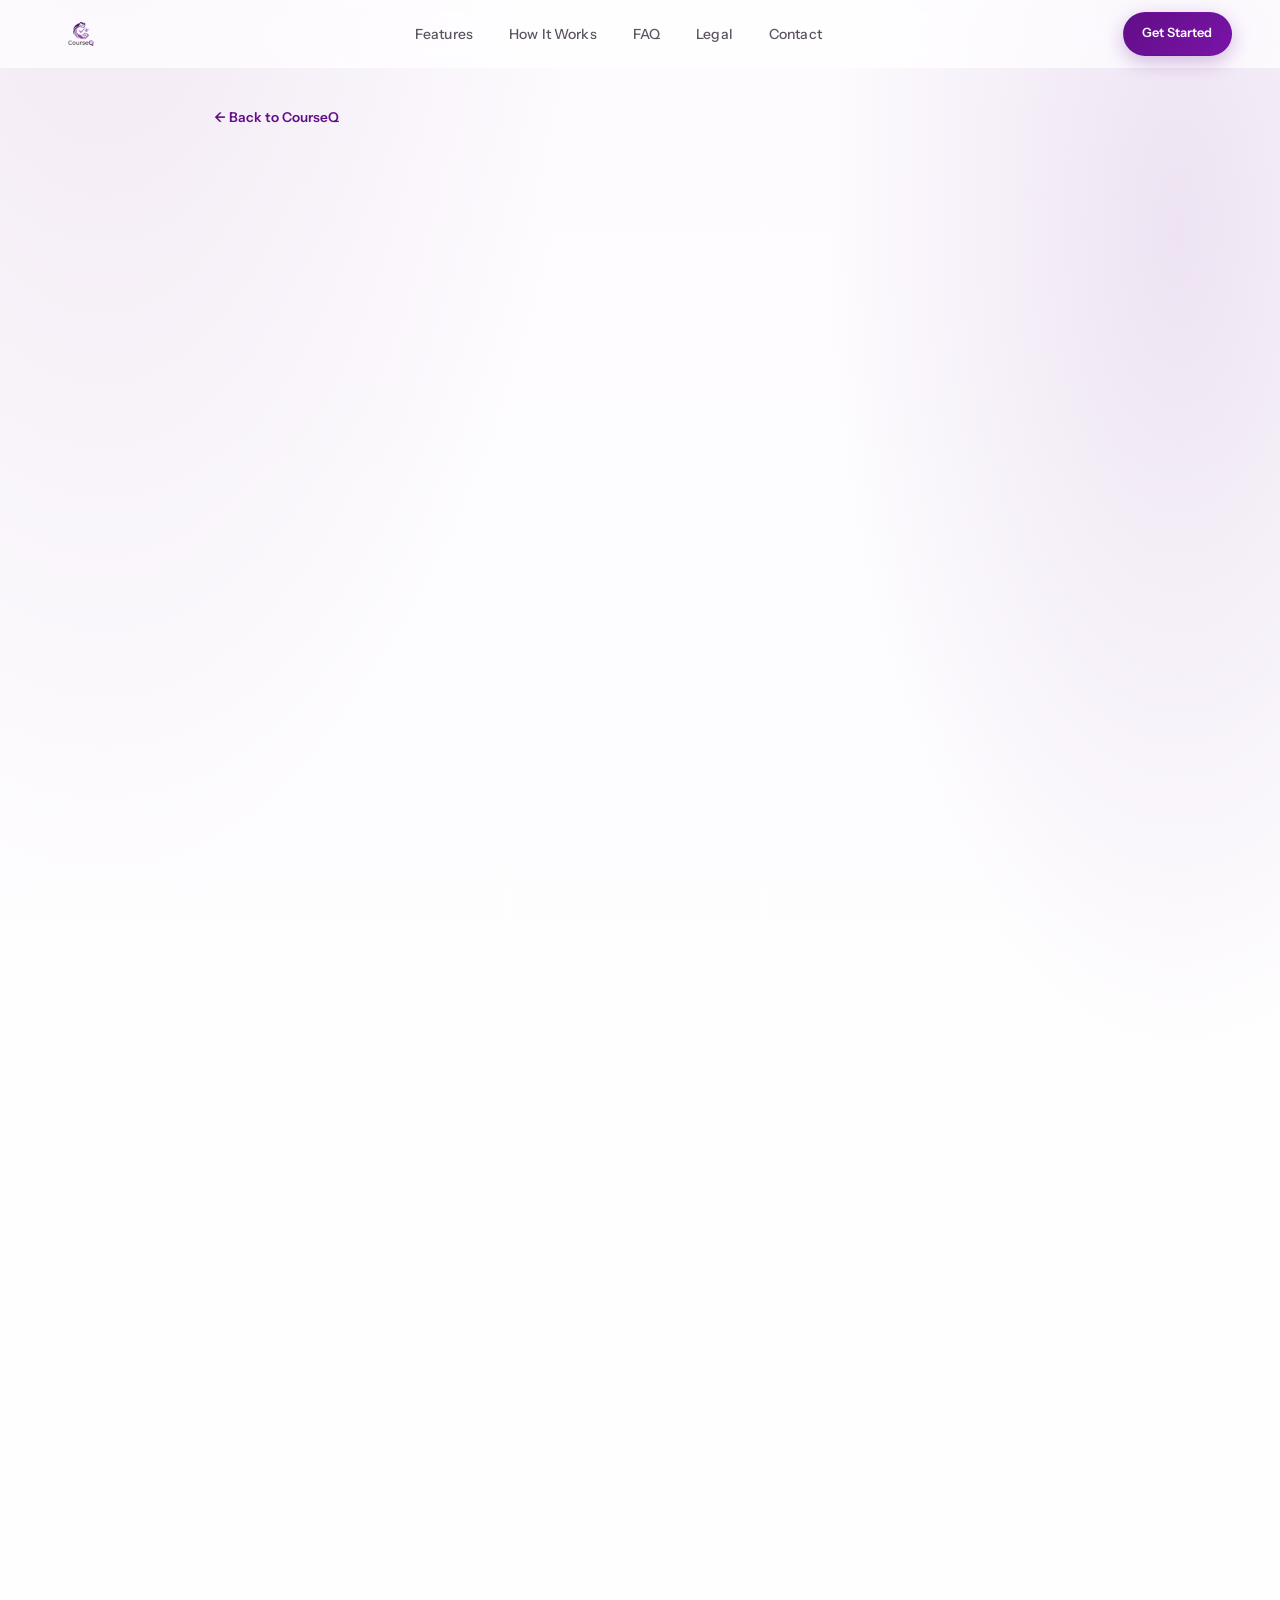
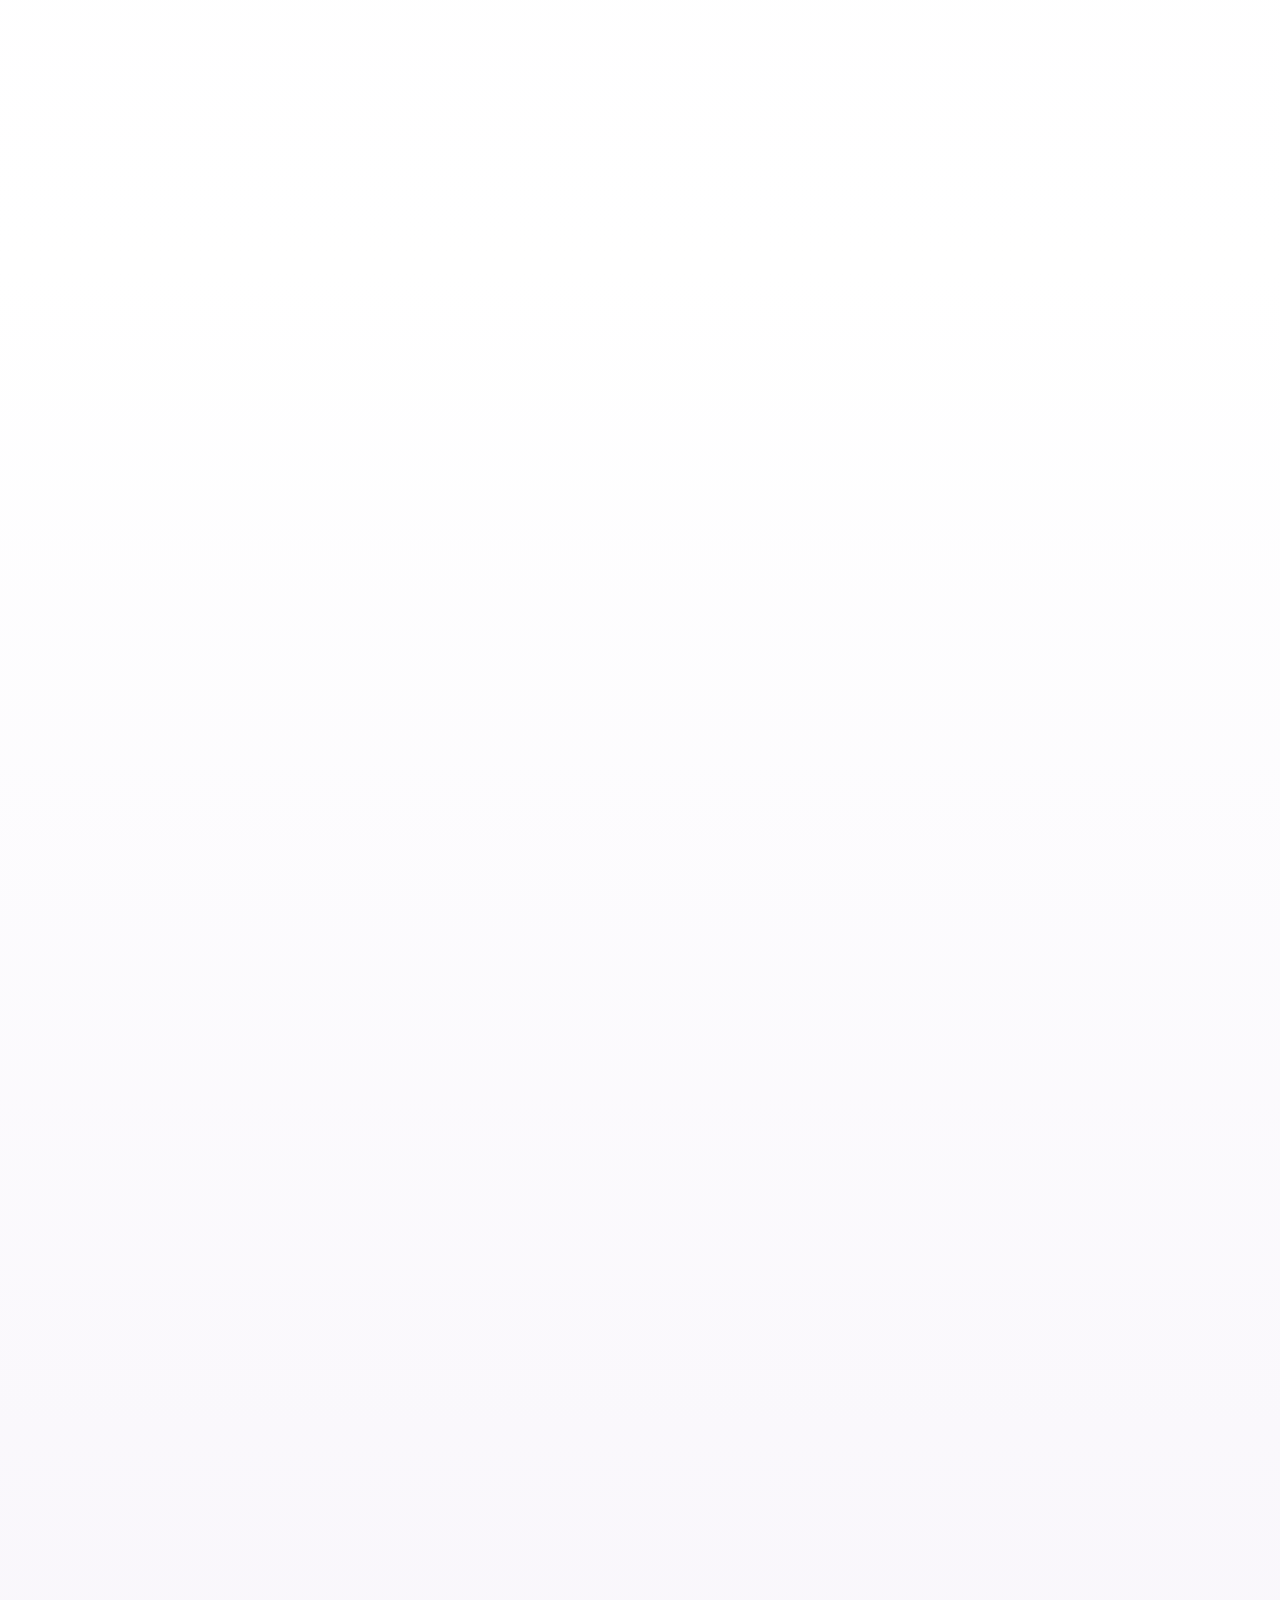
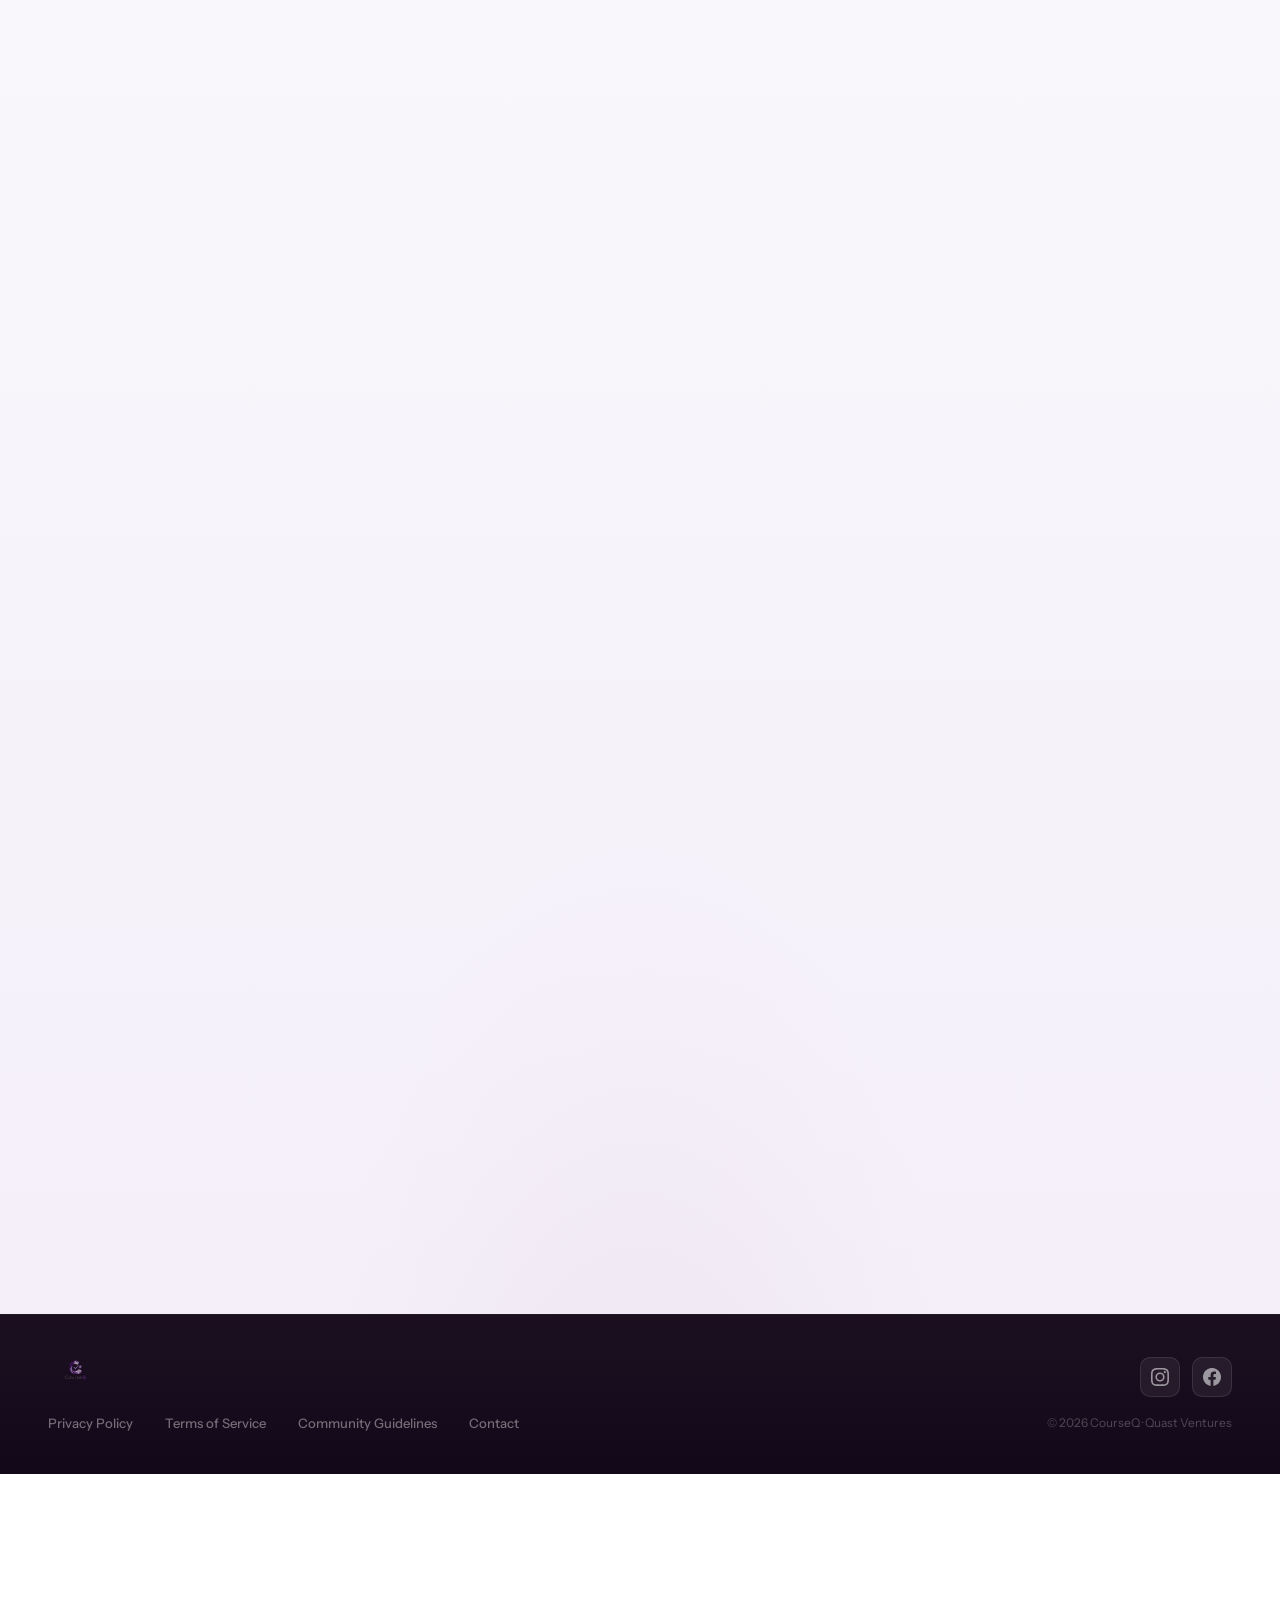
<file: privacy-policy.html>
<!doctype html>
<html lang="en">
    <head>
        <meta charset="UTF-8" />
        <meta http-equiv="refresh" content="0; url=/privacy/" />
        <link rel="canonical" href="https://course-q.com/privacy/" />
        <title>Redirecting to Privacy Policy</title>
    </head>
    <body>
        <p>Redirecting to <a href="/privacy/">Privacy Policy</a>...</p>
    </body>
</html>
</file>
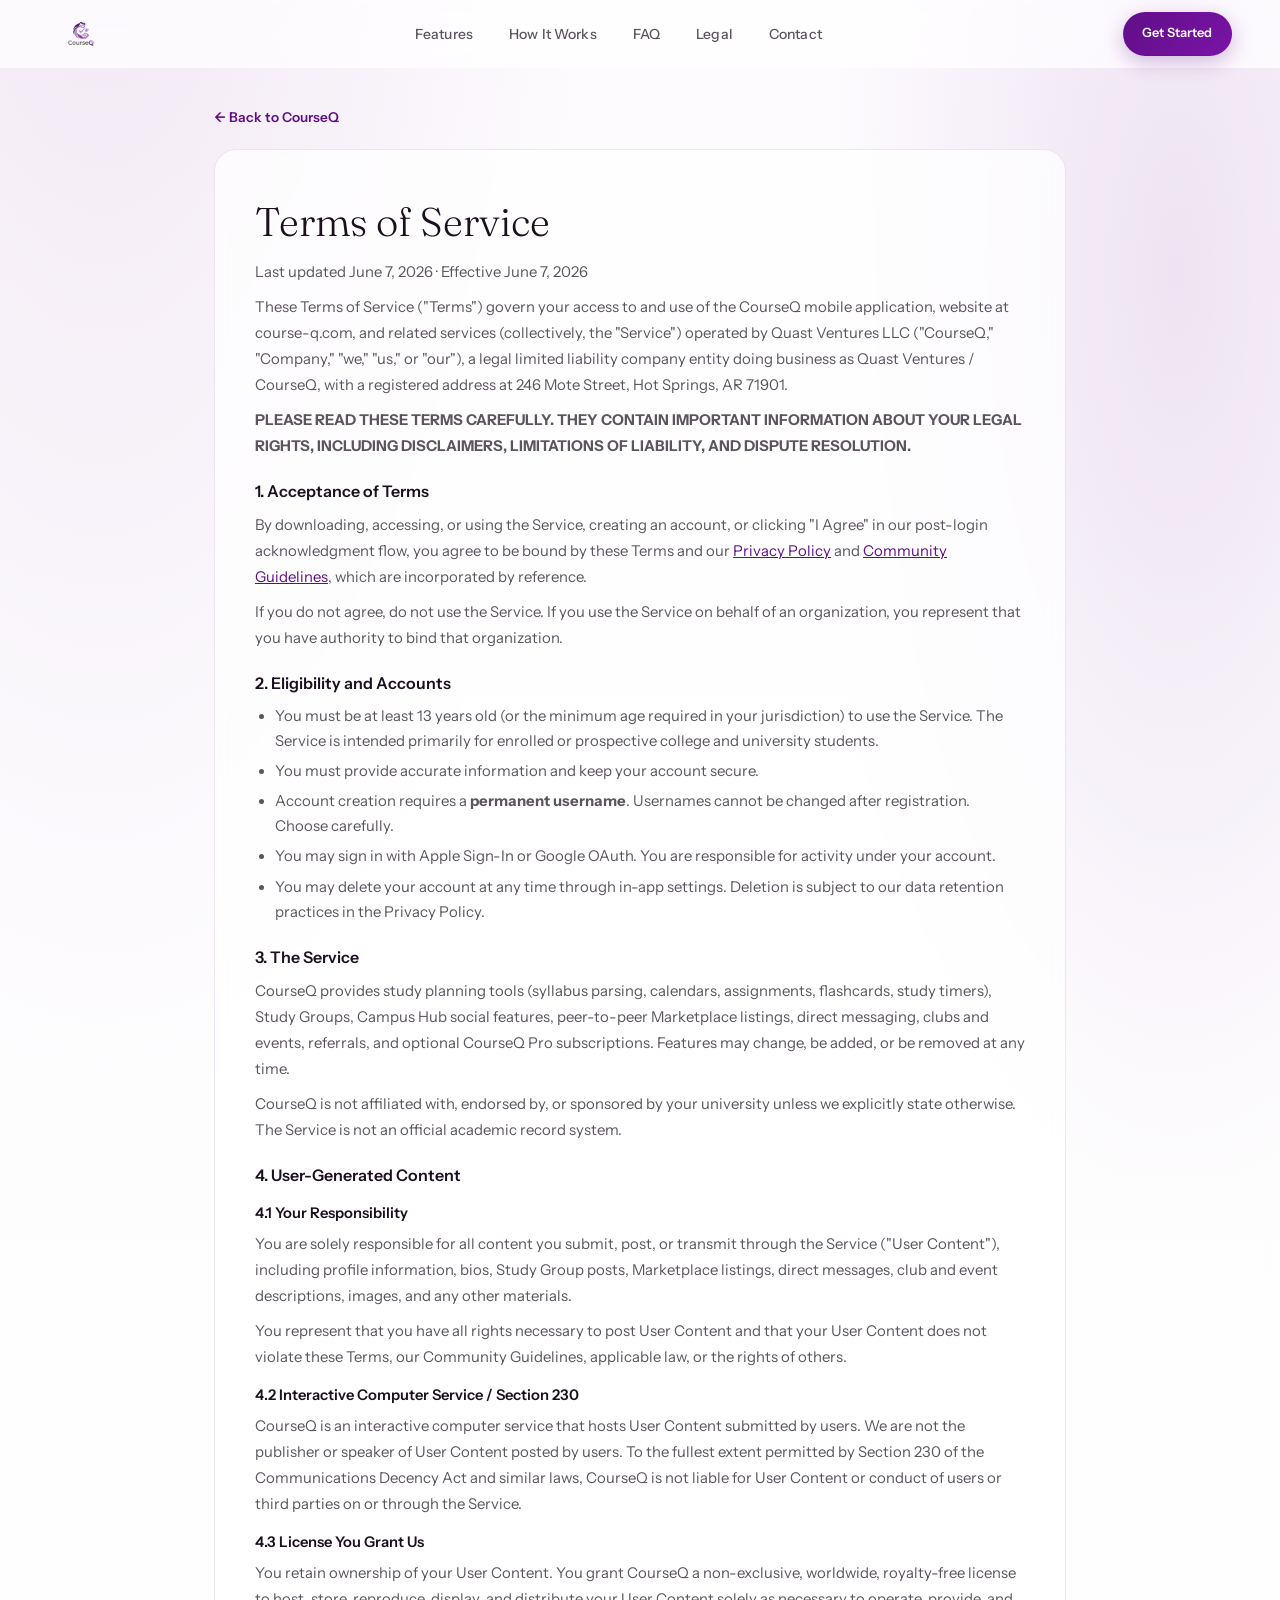
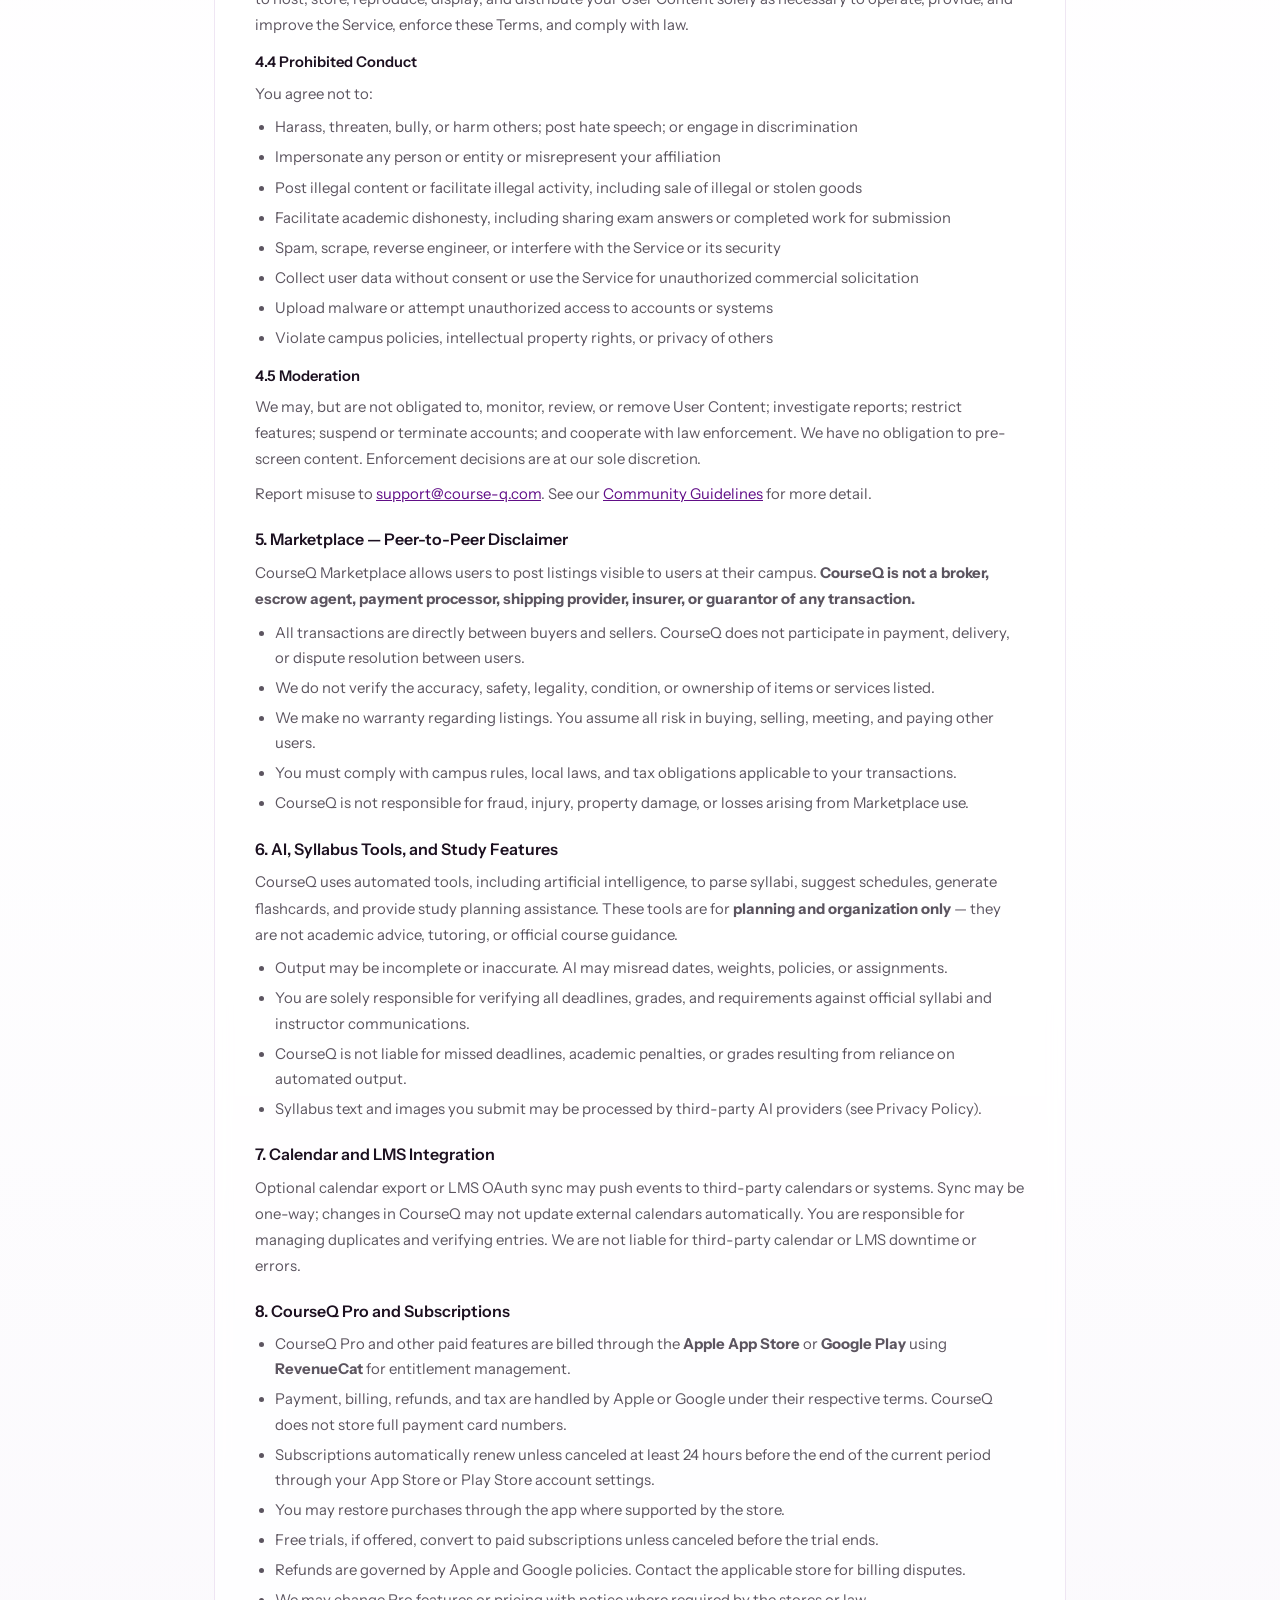
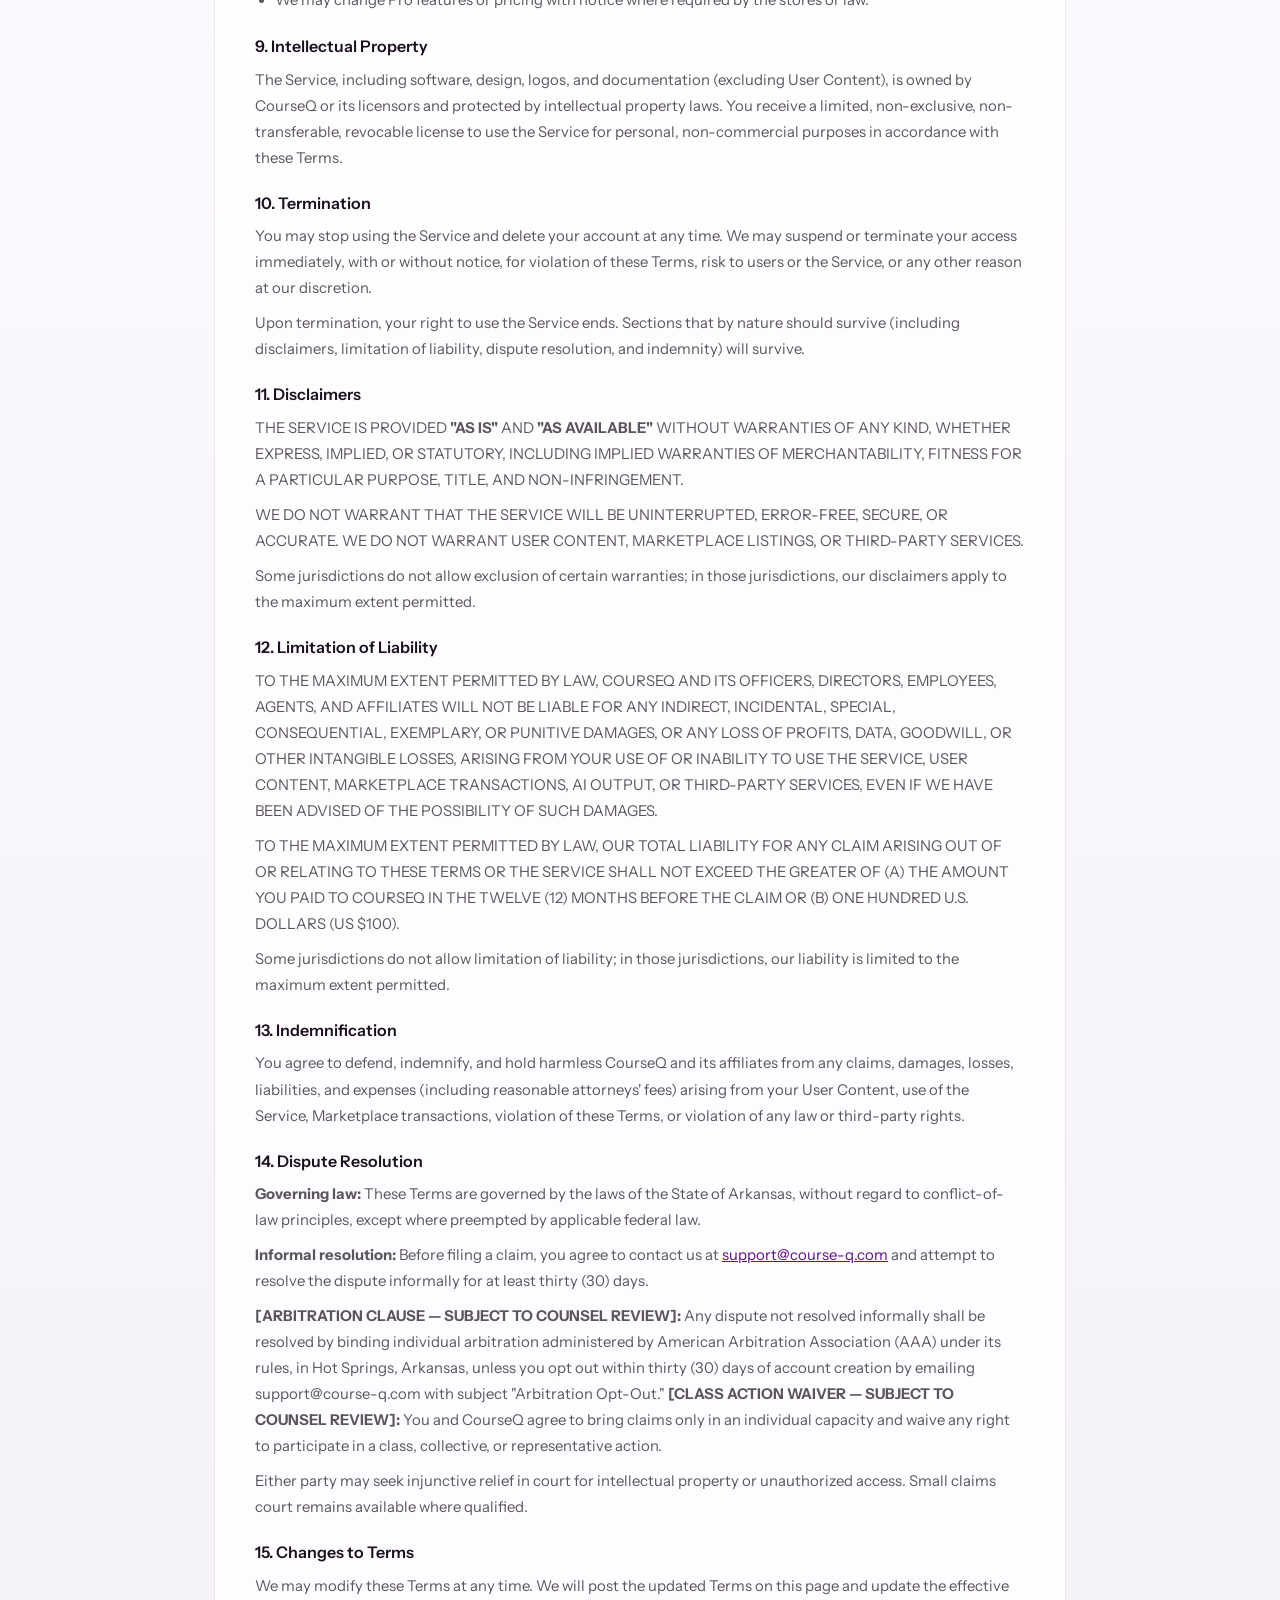
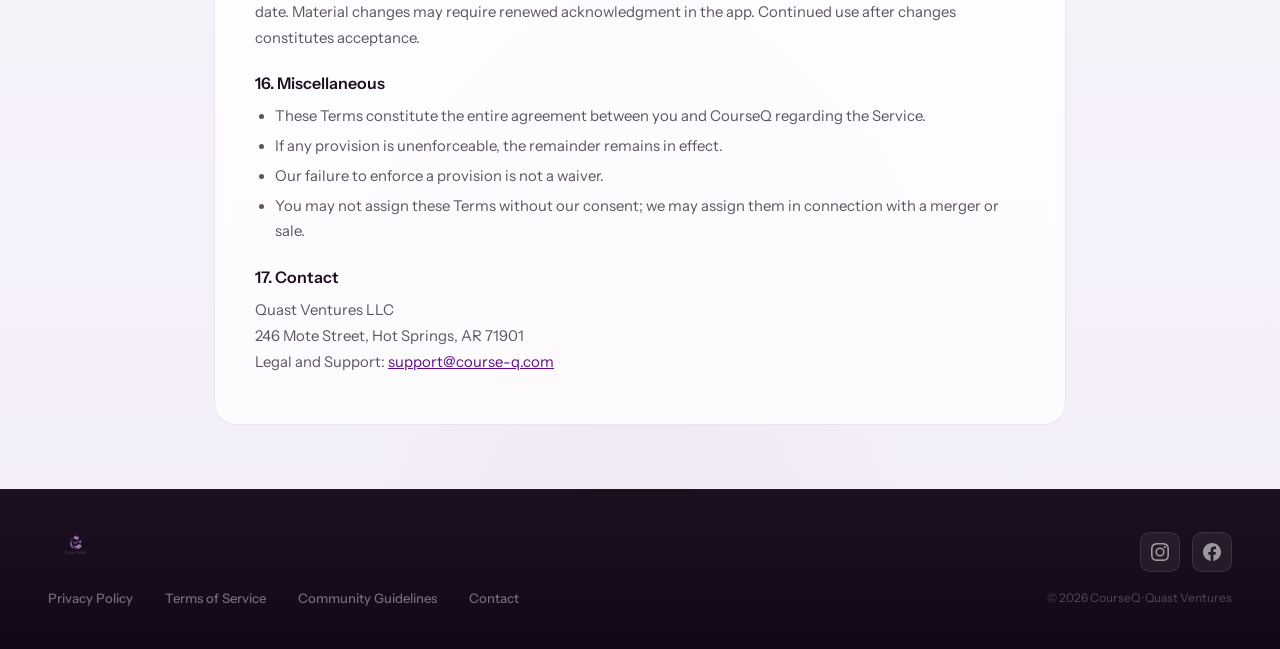
<file: terms-of-service.html>
<!doctype html>
<html lang="en">
    <head>
        <meta charset="UTF-8" />
        <meta http-equiv="refresh" content="0; url=/terms/" />
        <link rel="canonical" href="https://course-q.com/terms/" />
        <title>Redirecting to Terms of Service</title>
    </head>
    <body>
        <p>Redirecting to <a href="/terms/">Terms of Service</a>...</p>
    </body>
</html>
</file>
<file: style.css>
:root {
    --ink: #1c1020;
    --purple: #610e87;
    --purple-light: #7a14a8;
    --purple-soft: #9b6bb8;
    --lilac: #be95c4;
    --lilac-pale: #e8d4ec;
    --purple-bg: #f3eef8;
    --indigo: var(--purple);
    --indigo-light: var(--purple-light);
    --taupe: #5c5560;
    --cream: #f8f5fa;
    --white: #ffffff;
    --rule: rgba(97, 14, 135, 0.1);
    --shadow-soft: 0 20px 50px rgba(25, 8, 35, 0.08);
    --shadow-card: 0 4px 24px rgba(28, 16, 32, 0.05);
    --shadow-hover: 0 12px 36px rgba(97, 14, 135, 0.12);
    --radius-sm: 10px;
    --radius-md: 16px;
    --radius-lg: 22px;
    --transition: 0.28s cubic-bezier(0.4, 0, 0.2, 1);
    --space-xs: 0.5rem;
    --space-sm: 1rem;
    --space-md: 1.5rem;
    --space-lg: 2.5rem;
    --space-xl: 4rem;
    --space-2xl: 6rem;
}

*,
*::before,
*::after {
    box-sizing: border-box;
    margin: 0;
    padding: 0;
}
html {
    scroll-behavior: smooth;
    font-size: 16px;
    overflow-x: hidden;
}

body {
    font-family: "Instrument Sans", system-ui, -apple-system, sans-serif;
    background:
        radial-gradient(ellipse 70% 45% at 8% -5%, rgba(190, 149, 196, 0.2), transparent 55%),
        radial-gradient(ellipse 55% 35% at 92% 5%, rgba(97, 14, 135, 0.1), transparent 50%),
        radial-gradient(ellipse 45% 25% at 50% 100%, rgba(190, 149, 196, 0.08), transparent 55%),
        linear-gradient(180deg, #fdfbfe 0%, var(--white) 40%, var(--purple-bg) 100%);
    color: var(--ink);
    -webkit-font-smoothing: antialiased;
    line-height: 1.6;
    overflow-x: hidden;
    padding-left: env(safe-area-inset-left);
    padding-right: env(safe-area-inset-right);
}

::selection {
    background: rgba(97, 14, 135, 0.18);
    color: var(--ink);
}

/* nav */
nav {
    position: fixed;
    top: 0;
    left: 0;
    right: 0;
    z-index: 90;
    display: flex;
    align-items: center;
    justify-content: space-between;
    padding: env(safe-area-inset-top) clamp(1.25rem, 4vw, 3rem) 0;
    padding-left: max(clamp(1.25rem, 4vw, 3rem), env(safe-area-inset-left));
    padding-right: max(clamp(1.25rem, 4vw, 3rem), env(safe-area-inset-right));
    min-height: calc(68px + env(safe-area-inset-top));
    height: auto;
    background: rgba(255, 255, 255, 0.72);
    backdrop-filter: blur(20px) saturate(1.5);
    -webkit-backdrop-filter: blur(20px) saturate(1.5);
    border-bottom: 1px solid transparent;
    transition: background var(--transition), border-color var(--transition), box-shadow var(--transition);
}
nav.nav-scrolled {
    background: rgba(255, 255, 255, 0.92);
    border-bottom-color: var(--rule);
    box-shadow: 0 4px 24px rgba(28, 16, 32, 0.04);
}

.nav-logo img {
    height: 36px;
    display: block;
    transition: opacity var(--transition);
}
.nav-logo:hover img {
    opacity: 0.85;
}

.nav-toggle {
    display: none;
    flex-direction: column;
    justify-content: center;
    gap: 5px;
    width: 44px;
    height: 44px;
    min-width: 44px;
    min-height: 44px;
    padding: 10px;
    background: transparent;
    border: 1px solid var(--rule);
    border-radius: var(--radius-sm);
    cursor: pointer;
    transition: background var(--transition), border-color var(--transition);
}
.nav-toggle span {
    display: block;
    width: 100%;
    height: 2px;
    background: var(--ink);
    border-radius: 2px;
    transition: transform var(--transition), opacity var(--transition);
}
.nav-toggle[aria-expanded="true"] span:nth-child(1) {
    transform: translateY(7px) rotate(45deg);
}
.nav-toggle[aria-expanded="true"] span:nth-child(2) {
    opacity: 0;
}
.nav-toggle[aria-expanded="true"] span:nth-child(3) {
    transform: translateY(-7px) rotate(-45deg);
}
.nav-toggle:hover {
    background: var(--cream);
}

.nav-links {
    display: flex;
    align-items: center;
    gap: 2.25rem;
    list-style: none;
}
.nav-links a {
    text-decoration: none;
    color: var(--taupe);
    font-size: 0.875rem;
    font-weight: 500;
    letter-spacing: 0.01em;
    transition: color var(--transition);
    position: relative;
}
.nav-links a::after {
    content: "";
    position: absolute;
    left: 0;
    bottom: -4px;
    width: 0;
    height: 2px;
    background: var(--indigo);
    border-radius: 2px;
    transition: width var(--transition);
}
.nav-links a:hover {
    color: var(--purple);
}
.nav-links a:hover::after {
    width: 100%;
}

.nav-cta {
    text-decoration: none;
    color: var(--white);
    background: linear-gradient(135deg, var(--indigo), var(--indigo-light));
    border: 1px solid transparent;
    padding: 0.6rem 1.15rem;
    min-height: 44px;
    display: inline-flex;
    align-items: center;
    border-radius: 999px;
    font-size: 0.8rem;
    font-weight: 600;
    letter-spacing: 0.01em;
    box-shadow: 0 6px 20px rgba(97, 14, 135, 0.28);
    transition: transform var(--transition), box-shadow var(--transition);
    white-space: nowrap;
}
.nav-cta:hover {
    transform: translateY(-2px);
    box-shadow: 0 10px 28px rgba(97, 14, 135, 0.38);
}

/* hero */
.hero {
    padding: calc(120px + env(safe-area-inset-top)) clamp(1.25rem, 4vw, 3rem) 148px;
    padding-left: max(clamp(1.25rem, 4vw, 3rem), env(safe-area-inset-left));
    padding-right: max(clamp(1.25rem, 4vw, 3rem), env(safe-area-inset-right));
    display: grid;
    grid-template-columns: 1.15fr 0.85fr;
    gap: clamp(2rem, 4vw, 3.5rem);
    align-items: center;
    max-width: 1180px;
    margin: 0 auto;
    min-height: min(92vh, 900px);
    position: relative;
}

.hero-bg {
    position: absolute;
    inset: -80px -120px -40px -80px;
    pointer-events: none;
    z-index: 0;
    overflow: hidden;
}

.hero-orb {
    position: absolute;
    border-radius: 50%;
    filter: blur(60px);
    opacity: 0.4;
    animation: float-orb 14s ease-in-out infinite;
}
.hero-orb--1 {
    width: 300px;
    height: 300px;
    background: radial-gradient(circle, rgba(190, 149, 196, 0.4), transparent 70%);
    top: -60px;
    right: 10%;
    animation-delay: 0s;
}
.hero-orb--2 {
    width: 220px;
    height: 220px;
    background: radial-gradient(circle, rgba(97, 14, 135, 0.22), transparent 70%);
    bottom: 10%;
    left: 45%;
    animation-delay: -4s;
}

@keyframes float-orb {
    0%, 100% { transform: translate(0, 0) scale(1); }
    33% { transform: translate(12px, -18px) scale(1.04); }
    66% { transform: translate(-8px, 10px) scale(0.96); }
}

.hero-visual-col,
.hero-copy-col {
    position: relative;
    z-index: 1;
}

.hero-visual-col {
    animation: hero-fade-up 0.9s cubic-bezier(0.22, 1, 0.36, 1) both;
}

.hero-copy-col {
    animation: hero-fade-up 0.9s cubic-bezier(0.22, 1, 0.36, 1) 0.12s both;
}

@keyframes hero-fade-up {
    from {
        opacity: 0;
        transform: translateY(28px);
    }
    to {
        opacity: 1;
        transform: translateY(0);
    }
}

.eyebrow {
    display: inline-flex;
    align-items: center;
    gap: 0.5rem;
    font-size: 0.72rem;
    font-weight: 600;
    letter-spacing: 0.1em;
    text-transform: uppercase;
    color: var(--indigo);
    margin-bottom: 1.75rem;
    padding: 0.4rem 0.85rem;
    background: rgba(97, 14, 135, 0.05);
    border: 1px solid rgba(97, 14, 135, 0.08);
    border-radius: 999px;
    animation: pulse-glow 3s ease-in-out infinite;
}

@keyframes pulse-glow {
    0%, 100% { box-shadow: 0 0 0 0 rgba(97, 14, 135, 0); }
    50% { box-shadow: 0 0 0 4px rgba(97, 14, 135, 0.06); }
}

.hero h1 {
    font-family: "Fraunces", serif;
    font-size: clamp(2.8rem, 4.5vw, 4rem);
    font-weight: 300;
    line-height: 1.12;
    color: var(--ink);
    margin-bottom: 1.5rem;
    letter-spacing: -0.02em;
}

.hero h1 em {
    font-style: italic;
    color: var(--indigo);
}

.hero-desc {
    font-size: 1.05rem;
    line-height: 1.6;
    color: var(--taupe);
    max-width: 400px;
    margin-bottom: 2rem;
    font-weight: 400;
}


.hero-actions {
    display: flex;
    flex-direction: column;
    gap: 1rem;
}

.store-buttons {
    display: flex;
    gap: 0.875rem;
    flex-wrap: wrap;
}

.social-links--hero {
    gap: 0.75rem;
}

.social-links--hero .social-icon {
    width: 44px;
    height: 44px;
    min-width: 44px;
    min-height: 44px;
    border-radius: 12px;
    background: rgba(97, 14, 135, 0.06);
    border: 1px solid rgba(97, 14, 135, 0.14);
    color: var(--purple);
    box-shadow: 0 4px 12px rgba(97, 14, 135, 0.06);
}

.social-links--hero .social-icon:hover {
    background: rgba(97, 14, 135, 0.12);
    color: var(--purple-light);
    border-color: rgba(97, 14, 135, 0.28);
    transform: translateY(-2px);
    box-shadow: 0 6px 16px rgba(97, 14, 135, 0.12);
}

.social-links--hero .social-icon svg {
    width: 20px;
    height: 20px;
}

.store-btn {
    display: flex;
    align-items: center;
    gap: 0.6rem;
    padding: 0.7rem 1.3rem;
    min-height: 44px;
    border-radius: 10px;
    text-decoration: none;
    font-size: 0.85rem;
    font-weight: 600;
    letter-spacing: 0.01em;
    transition:
        transform 0.2s ease,
        box-shadow 0.2s ease,
        background 0.2s ease,
        border-color 0.2s ease;
    position: relative;
}

.store-btn.dark {
    background: linear-gradient(135deg, var(--purple), var(--purple-light));
    color: var(--white);
    border: 1.5px solid transparent;
    box-shadow: 0 10px 24px rgba(97, 14, 135, 0.28);
}
.store-btn.dark:hover {
    background: linear-gradient(135deg, var(--purple-light), #8b1fc0);
    border-color: transparent;
    transform: translateY(-2px);
    box-shadow: 0 12px 28px rgba(97, 14, 135, 0.35);
}

.store-btn.light {
    background: transparent;
    color: var(--purple);
    border: 1.5px solid rgba(97, 14, 135, 0.2);
    box-shadow: 0 6px 16px rgba(97, 14, 135, 0.06);
}
.store-btn.light:hover {
    border-color: var(--purple);
    background: rgba(97, 14, 135, 0.04);
    transform: translateY(-2px);
}

.store-btn .btn-inner {
    text-align: left;
}
.store-btn .btn-inner small {
    display: block;
    font-weight: 400;
    font-size: 0.68rem;
    opacity: 0.65;
    text-transform: uppercase;
    letter-spacing: 0.07em;
    margin-bottom: 1px;
}

.soon-badge {
    position: absolute;
    top: -9px;
    right: -9px;
    background: var(--lilac-pale);
    color: var(--purple);
    font-size: 0.6rem;
    font-weight: 700;
    letter-spacing: 0.08em;
    text-transform: uppercase;
    padding: 2px 6px;
    border-radius: 4px;
}

.hero-visual-col {
    display: flex;
    justify-content: center;
    align-items: center;
    position: relative;
    /* Phones are taller than .phone-cluster and overflow it; float only moves up (8–10px). */
    padding-top: 16px;
    padding-bottom: 48px;
}

/* phone cluster — study phone front & largest */
.phone-cluster {
    --phone-front-w: clamp(175px, 40vw, 260px);
    --phone-back-w: clamp(105px, 24vw, 155px);
    position: relative;
    width: min(100%, 420px);
    height: clamp(320px, 52vw, 500px);
    margin: 0 auto;
}

.phone-mockup {
    position: absolute;
    width: var(--phone-back-w);
}

.phone-mockup--front {
    width: var(--phone-front-w);
    left: 50%;
    top: 50%;
    transform: translate(-50%, -50%);
    z-index: 3;
}

.phone-mockup--back-left {
    left: -2%;
    top: 14%;
    z-index: 1;
    transform: rotate(-12deg);
    opacity: 0.72;
}

.phone-mockup--back-right {
    right: -2%;
    top: 20%;
    z-index: 2;
    transform: rotate(12deg);
    opacity: 0.76;
}

.phone-mockup--study .phone-frame {
    box-shadow:
        0 28px 56px rgba(28, 16, 32, 0.2),
        0 0 0 1px rgba(255, 255, 255, 0.08) inset,
        0 0 56px rgba(97, 14, 135, 0.22);
}

.phone-mockup--front {
    animation: float-phone-front 7s ease-in-out infinite;
}

.phone-mockup--back-left {
    animation: float-phone-back-l 8s ease-in-out infinite;
}

.phone-mockup--back-right {
    animation: float-phone-back-r 8s ease-in-out infinite 1s;
}

@keyframes float-phone-front {
    0%, 100% { transform: translate(-50%, -50%); }
    50% { transform: translate(-50%, calc(-50% - 10px)); }
}

@keyframes float-phone-back-l {
    0%, 100% { transform: rotate(-10deg) translateY(0); }
    50% { transform: rotate(-10deg) translateY(-8px); }
}

@keyframes float-phone-back-r {
    0%, 100% { transform: rotate(10deg) translateY(0); }
    50% { transform: rotate(10deg) translateY(-8px); }
}

.hero-visual {
    width: 100%;
    max-width: 440px;
    background: linear-gradient(180deg, #faf6ff 0%, var(--purple-bg) 100%);
    border-radius: 24px;
    border: 1px solid rgba(97, 14, 135, 0.12);
    padding: 2.5rem;
    position: relative;
    box-shadow: var(--shadow-soft);
    overflow: hidden;
}

.hero-visual::before {
    content: "";
    position: absolute;
    width: 260px;
    height: 260px;
    border-radius: 50%;
    background: radial-gradient(circle, rgba(97, 14, 135, 0.12) 0%, transparent 72%);
    top: -140px;
    right: -120px;
}

.hero-visual img {
    width: 120px;
    display: block;
    margin: 0 auto 2rem;
}

/*was using but not delete because hard work */
.mock-ui {
}

.mock-header {
    font-family: "Fraunces", serif;
    font-size: 1rem;
    font-weight: 400;
    color: var(--ink);
    margin-bottom: 1rem;
    padding-bottom: 0.75rem;
    border-bottom: 1px solid var(--rule);
}

.mock-course {
    display: flex;
    align-items: center;
    gap: 0.75rem;
    padding: 0.75rem 0;
    border-bottom: 1px solid var(--rule);
    transition:
        transform 0.15s ease,
        background 0.15s ease;
    border-radius: 8px;
    padding-left: 0.45rem;
    padding-right: 0.45rem;
}
.mock-course:hover {
    background: rgba(255, 255, 255, 0.55);
    transform: translateX(2px);
}
.mock-course:last-child {
    border-bottom: none;
}

.mock-dot {
    width: 8px;
    height: 8px;
    border-radius: 50%;
    flex-shrink: 0;
}

.mock-course-name {
    font-size: 0.82rem;
    font-weight: 500;
    color: var(--ink);
    flex: 1;
}

.mock-due {
    font-size: 0.72rem;
    color: var(--taupe);
    white-space: nowrap;
}

.mock-check {
    width: 16px;
    height: 16px;
    border-radius: 50%;
    border: 1.5px solid var(--rule);
    flex-shrink: 0;
}
.mock-check.done {
    background: var(--indigo);
    border-color: var(--indigo);
    display: flex;
    align-items: center;
    justify-content: center;
}
.mock-check.done::after {
    content: "";
    width: 5px;
    height: 3px;
    border-left: 1.5px solid white;
    border-bottom: 1.5px solid white;
    transform: rotate(-45deg) translateY(-1px);
}

/* divider */
.divider {
    height: 1px;
    background: linear-gradient(90deg, transparent, var(--rule) 20%, var(--rule) 80%, transparent);
    max-width: 900px;
    margin: 0 auto;
    opacity: 0.8;
}

/* features */
.features {
    max-width: 1180px;
    margin: 0 auto;
    padding: calc(var(--space-2xl) + 1.25rem) clamp(1.25rem, 4vw, 3rem);
}

.features-header {
    display: flex;
    flex-direction: column;
    gap: 0.75rem;
    margin-bottom: var(--space-lg);
    align-items: flex-start;
}

.features-header h2 {
    font-family: "Fraunces", serif;
    font-size: clamp(2rem, 3.5vw, 3rem);
    font-weight: 300;
    line-height: 1.15;
    letter-spacing: -0.02em;
    color: var(--ink);
}

.features-header h2 em {
    font-style: italic;
    color: var(--indigo);
}

.features-header p {
    font-size: 1rem;
    line-height: 1.6;
    color: var(--taupe);
    max-width: 420px;
}

/* bento grid — study-first hierarchy */
.bento-grid {
    display: grid;
    grid-template-columns: repeat(3, 1fr);
    grid-auto-rows: minmax(0, auto);
    gap: 1rem;
}

.bento-card {
    border: 1px solid var(--rule);
    border-radius: var(--radius-lg);
    background: rgba(255, 255, 255, 0.72);
    backdrop-filter: blur(8px);
    -webkit-backdrop-filter: blur(8px);
    overflow: hidden;
    transition: transform var(--transition), box-shadow var(--transition), border-color var(--transition);
}

.bento-card:hover {
    transform: translateY(-3px);
    box-shadow: var(--shadow-hover);
    border-color: rgba(97, 14, 135, 0.18);
}

/* Study planning — hero feature, ~20% larger footprint */
.bento-card--study {
    grid-column: 1 / 3;
    grid-row: span 2;
    display: flex;
    flex-direction: column;
    border-color: rgba(97, 14, 135, 0.14);
    background: linear-gradient(180deg, rgba(255, 255, 255, 0.88) 0%, rgba(243, 238, 248, 0.65) 100%);
}

.bento-card--study .bento-content {
    padding: 1.5rem 1.75rem 1.75rem;
}

.bento-card--study .bento-content h3 {
    font-size: clamp(1.3rem, 2.2vw, 1.55rem);
}

.bento-card--study .bento-tags li {
    font-size: 0.82rem;
    padding: 0.4rem 0.75rem;
}

/* Study groups — medium emphasis */
.bento-card--medium {
    grid-column: 3;
    grid-row: span 2;
}

.bento-card--medium .bento-content {
    padding: 1.4rem 1.5rem 1.6rem;
    height: 100%;
    display: flex;
    flex-direction: column;
}

.bento-card--medium .bento-content h3 {
    font-size: clamp(1.12rem, 1.8vw, 1.32rem);
}

.bento-card--medium .bento-tags li {
    font-size: 0.8rem;
}

/* Campus / marketplace / clubs — slightly compact */
.bento-card--compact .bento-content {
    padding: 1.05rem 1.2rem 1.25rem;
}

.bento-card--compact .bento-content h3 {
    font-size: clamp(0.98rem, 1.5vw, 1.12rem);
    margin-bottom: 0.55rem;
}

.bento-card--compact .bento-tags li {
    font-size: 0.74rem;
    padding: 0.28rem 0.55rem;
}

.bento-card--compact .feature-group-label {
    font-size: 0.68rem;
}

.bento-card--split {
    grid-column: 1 / -1;
    padding: 0;
}

.bento-split-inner {
    display: grid;
    grid-template-columns: 1fr 1fr;
}

.bento-split-col {
    padding: 1.2rem 1.4rem;
    display: flex;
    flex-direction: column;
    gap: 0.75rem;
}

.bento-card--compact.bento-card--split .bento-split-col {
    padding: 1.05rem 1.25rem;
}

.bento-split-col--pro {
    border-left: 1px solid var(--rule);
    background: linear-gradient(135deg, rgba(97, 14, 135, 0.04), rgba(190, 149, 196, 0.08));
}

.bento-visual--study {
    padding: 1.35rem 1.75rem 1.15rem;
    background: linear-gradient(180deg, rgba(97, 14, 135, 0.05) 0%, transparent 100%);
    display: flex;
    align-items: center;
    justify-content: center;
    min-height: 120px;
    border-bottom: 1px solid var(--rule);
}

.study-infographic {
    display: flex;
    flex-direction: column;
    align-items: center;
    gap: 0.75rem;
    width: 100%;
    max-width: 340px;
}

.study-infographic-row {
    display: flex;
    align-items: center;
    justify-content: center;
    gap: clamp(0.5rem, 2.5vw, 1.25rem);
    width: 100%;
}

.study-papers-svg,
.study-calendar-svg {
    width: clamp(48px, 14vw, 72px);
    height: auto;
    flex-shrink: 0;
}

.study-arrow-svg {
    width: clamp(28px, 8vw, 48px);
    height: auto;
    flex-shrink: 0;
}

.study-infographic-tagline {
    margin: 0;
    text-align: center;
    font-size: clamp(0.78rem, 2vw, 0.9rem);
    font-weight: 600;
    letter-spacing: 0.02em;
    color: var(--purple);
    white-space: nowrap;
}

.bento-icon {
    width: 44px;
    height: 44px;
    display: flex;
    align-items: center;
    justify-content: center;
    border-radius: 12px;
    background: linear-gradient(135deg, rgba(97, 14, 135, 0.1), rgba(190, 149, 196, 0.14));
    color: var(--purple);
    margin-bottom: 0.65rem;
}

.bento-icon svg {
    width: 22px;
    height: 22px;
}

.bento-icon--sm {
    width: 36px;
    height: 36px;
    border-radius: 10px;
    margin-bottom: 0.5rem;
}

.bento-icon--sm svg {
    width: 18px;
    height: 18px;
}

.bento-icon--pro {
    background: linear-gradient(135deg, var(--purple), var(--purple-light));
    color: var(--white);
    box-shadow: 0 6px 16px rgba(97, 14, 135, 0.22);
}

.bento-content {
    padding: 1.25rem 1.5rem 1.5rem;
}

.bento-content h3 {
    font-family: "Fraunces", serif;
    font-size: clamp(1.15rem, 2vw, 1.4rem);
    font-weight: 300;
    letter-spacing: -0.02em;
    line-height: 1.2;
    margin: 0.25rem 0 0.75rem;
}

.bento-blurb {
    font-size: 0.82rem;
    line-height: 1.6;
    color: var(--taupe);
}

.bento-card--compact .bento-blurb {
    font-size: 0.78rem;
}

.bento-tags {
    list-style: none;
    display: flex;
    flex-wrap: wrap;
    gap: 0.45rem;
}

.bento-tags li {
    font-size: 0.78rem;
    font-weight: 500;
    color: var(--taupe);
    background: rgba(97, 14, 135, 0.06);
    border: 1px solid rgba(97, 14, 135, 0.1);
    padding: 0.35rem 0.65rem;
    border-radius: 999px;
    white-space: nowrap;
}

.bento-tags--stack {
    flex-direction: column;
    align-items: flex-start;
    gap: 0.35rem;
}

.bento-tags--stack li {
    border-radius: var(--radius-sm);
    background: rgba(255, 255, 255, 0.6);
    width: 100%;
    white-space: normal;
}

.pro-badge {
    width: 52px;
    height: 52px;
    display: flex;
    align-items: center;
    justify-content: center;
    border-radius: 14px;
    background: linear-gradient(135deg, var(--purple), var(--purple-light));
    color: var(--white);
    box-shadow: 0 8px 20px rgba(97, 14, 135, 0.25);
}

.features-list {
    display: grid;
    grid-template-columns: repeat(3, 1fr);
    gap: 1.25rem;
}

.feat {
    padding: 1.75rem 1.5rem;
    border: 1px solid var(--rule);
    border-radius: var(--radius-md);
    background: rgba(255, 255, 255, 0.7);
    backdrop-filter: blur(8px);
    -webkit-backdrop-filter: blur(8px);
    transition: transform var(--transition), box-shadow var(--transition), border-color var(--transition), background var(--transition);
}

.feat:hover {
    transform: translateY(-3px);
    box-shadow: var(--shadow-hover);
    border-color: rgba(97, 14, 135, 0.12);
    background: rgba(255, 255, 255, 0.95);
}

.feat-num {
    display: inline-flex;
    align-items: center;
    justify-content: center;
    width: 1.75rem;
    height: 1.75rem;
    font-family: "Fraunces", serif;
    font-size: 0.68rem;
    font-style: italic;
    font-weight: 400;
    color: var(--indigo);
    background: rgba(97, 14, 135, 0.06);
    border-radius: 6px;
    margin-bottom: 1rem;
    opacity: 0.85;
}

.feat h3 {
    font-size: 1rem;
    font-weight: 600;
    color: var(--ink);
    margin-bottom: 0.6rem;
    letter-spacing: -0.01em;
}

.feat p {
    font-size: 0.875rem;
    line-height: 1.7;
    color: var(--taupe);
}

.study-group {
    max-width: 1180px;
    margin: 0 auto;
    padding: 0 3rem 7rem;
}

.study-group-inner {
    border: 1px solid var(--rule);
    border-radius: var(--radius-lg);
    background: rgba(255, 255, 255, 0.5);
    padding: 1.5rem;
}

.study-group-head {
    display: grid;
    grid-template-columns: 1fr 1fr;
    gap: 2rem;
    margin-bottom: 1.5rem;
    align-items: end;
}

.study-group-head h2 {
    font-family: "Fraunces", serif;
    font-size: clamp(1.8rem, 3vw, 2.4rem);
    font-weight: 300;
    letter-spacing: -0.02em;
}

.study-group-head p {
    font-size: 0.92rem;
    line-height: 1.75;
    color: var(--taupe);
    max-width: 420px;
    justify-self: end;
}

.study-group-grid {
    display: grid;
    grid-template-columns: repeat(2, minmax(0, 1fr));
    gap: 1rem;
}

.group-card {
    background: rgba(255, 255, 255, 0.85);
    border: 1px solid var(--rule);
    border-radius: var(--radius-md);
    padding: 1.35rem 1.25rem;
    transition: transform var(--transition), box-shadow var(--transition), border-color var(--transition);
}
.group-card:hover {
    transform: translateY(-2px);
    box-shadow: var(--shadow-hover);
    border-color: rgba(97, 14, 135, 0.1);
}

.group-card h3 {
    font-size: 0.95rem;
    margin-bottom: 0.35rem;
}

.group-card p {
    font-size: 0.86rem;
    line-height: 1.65;
    color: var(--taupe);
}


/* Legal stuff from tos and pp */
.legal {
    max-width: 1180px;
    margin: 0 auto;
    padding: 7rem 3rem;
    display: grid;
    grid-template-columns: 1fr 2fr;
    gap: 6rem;
    align-items: start;
}

.legal-intro h2 {
    font-family: "Fraunces", serif;
    font-size: 2rem;
    font-weight: 300;
    line-height: 1.2;
    letter-spacing: -0.02em;
    color: var(--ink);
    margin-bottom: 1rem;
}

.legal-intro p {
    font-size: 0.875rem;
    line-height: 1.75;
    color: var(--taupe);
}

.legal-cards {
    display: flex;
    flex-direction: column;
    gap: 0.85rem;
}

.legal-card {
    background: rgba(255, 255, 255, 0.65);
    padding: 1.25rem 1.5rem;
    display: flex;
    align-items: center;
    gap: 1rem;
    justify-content: space-between;
    cursor: pointer;
    border: 1px solid var(--rule);
    border-radius: var(--radius-md);
    transition: background var(--transition), transform var(--transition), box-shadow var(--transition), border-color var(--transition);
    text-decoration: none;
}

.legal-card-icon {
    flex-shrink: 0;
    width: 40px;
    height: 40px;
    display: flex;
    align-items: center;
    justify-content: center;
    border-radius: 10px;
    background: rgba(97, 14, 135, 0.06);
    color: var(--indigo);
}

.legal-card-icon svg {
    width: 20px;
    height: 20px;
}
.legal-card:hover {
    background: var(--cream);
    transform: translateX(4px);
    box-shadow: var(--shadow-hover);
    border-color: rgba(97, 14, 135, 0.12);
}

.legal-arrow {
    font-size: 1.1rem;
    color: var(--lilac);
    margin-left: 1.5rem;
    flex-shrink: 0;
    transition: transform var(--transition), color var(--transition);
}
.legal-card:hover .legal-arrow {
    transform: translateX(4px);
    color: var(--indigo);
}

/* contact */
.contact {
    background:
        radial-gradient(ellipse 70% 50% at 10% 0%, rgba(190, 149, 196, 0.28), transparent 50%),
        radial-gradient(ellipse 50% 40% at 90% 100%, rgba(97, 14, 135, 0.2), transparent 50%),
        linear-gradient(180deg, #2a1240 0%, #1c1020 50%, #12081a 100%);
    padding: 7rem clamp(1.25rem, 4vw, 3rem);
}

.contact-inner {
    max-width: 1180px;
    margin: 0 auto;
    display: grid;
    grid-template-columns: 1fr 1fr;
    gap: 6rem;
    align-items: start;
}

.contact-form {
    padding: 1.75rem;
    border: 1px solid rgba(255, 255, 255, 0.1);
    border-radius: var(--radius-lg);
    background: rgba(255, 255, 255, 0.04);
    backdrop-filter: blur(12px);
    -webkit-backdrop-filter: blur(12px);
    box-shadow: 0 8px 32px rgba(0, 0, 0, 0.2);
}

.contact-left h2 {
    font-family: "Fraunces", serif;
    font-size: clamp(2rem, 3vw, 2.8rem);
    font-weight: 300;
    letter-spacing: -0.02em;
    color: var(--white);
    line-height: 1.2;
    margin-bottom: 1rem;
}

.contact-left h2 em {
    font-style: italic;
    color: var(--lilac);
}

.contact-left p {
    font-size: 0.9rem;
    line-height: 1.75;
    color: rgba(255, 255, 255, 0.5);
    max-width: 340px;
}

.contact-detail {
    margin-top: 2.5rem;
    padding-top: 2rem;
    border-top: 1px solid rgba(255, 255, 255, 0.1);
}

.contact-channel {
    margin-bottom: 1.75rem;
    display: flex;
    flex-direction: column;
    gap: 0.25rem;
}

.contact-channel-icon {
    width: 40px;
    height: 40px;
    display: flex;
    align-items: center;
    justify-content: center;
    border-radius: 10px;
    background: rgba(255, 255, 255, 0.08);
    color: var(--lilac);
    margin-bottom: 0.35rem;
}

.contact-channel p {
    font-size: 0.78rem;
    color: rgba(255, 255, 255, 0.4);
    text-transform: uppercase;
    letter-spacing: 0.08em;
    margin-top: 0.35rem;
}

.contact-channel a {
    color: var(--lilac);
    text-decoration: none;
    font-size: 1rem;
    font-weight: 500;
    transition: color var(--transition);
}
.contact-channel a:hover {
    color: var(--white);
}

.social-links {
    display: flex;
    align-items: center;
    gap: 0.75rem;
}

.social-icon {
    display: inline-flex;
    align-items: center;
    justify-content: center;
    width: 44px;
    height: 44px;
    border-radius: 12px;
    background: rgba(255, 255, 255, 0.08);
    border: 1px solid rgba(255, 255, 255, 0.12);
    color: rgba(255, 255, 255, 0.75);
    text-decoration: none;
    transition: background var(--transition), color var(--transition), transform var(--transition), border-color var(--transition);
}
.social-icon:hover {
    background: rgba(190, 149, 196, 0.2);
    color: var(--white);
    border-color: rgba(190, 149, 196, 0.35);
    transform: translateY(-2px);
}
.social-links--footer .social-icon {
    width: 40px;
    height: 40px;
    border-radius: 10px;
    background: rgba(255, 255, 255, 0.06);
    border-color: rgba(255, 255, 255, 0.1);
    color: rgba(255, 255, 255, 0.55);
}
.social-links--footer .social-icon:hover {
    background: rgba(190, 149, 196, 0.15);
    color: var(--white);
}

/* Form */
.contact-form {
    display: flex;
    flex-direction: column;
    gap: 1rem;
}

.form-row {
    display: grid;
    grid-template-columns: 1fr 1fr;
    gap: 1rem;
}

label {
    display: block;
    font-size: 0.72rem;
    font-weight: 600;
    letter-spacing: 0.08em;
    text-transform: uppercase;
    color: rgba(255, 255, 255, 0.4);
    margin-bottom: 0.4rem;
}

input,
textarea,
select {
    width: 100%;
    padding: 0.8rem 1rem;
    min-height: 44px;
    background: rgba(255, 255, 255, 0.05);
    border: 1px solid rgba(255, 255, 255, 0.12);
    border-radius: 10px;
    color: var(--white);
    font-family: "Instrument Sans", sans-serif;
    font-size: 16px;
    outline: none;
    transition:
        border-color 0.15s,
        background 0.15s;
    -webkit-appearance: none;
}

select option {
    background: var(--ink);
    color: white;
}

input::placeholder,
textarea::placeholder {
    color: rgba(255, 255, 255, 0.25);
}

input:focus,
textarea:focus,
select:focus {
    border-color: var(--lilac);
    background: rgba(255, 255, 255, 0.07);
}

textarea {
    resize: vertical;
    min-height: 120px;
}

.btn-send {
    background: linear-gradient(135deg, var(--purple), var(--purple-light));
    color: white;
    border: none;
    padding: 0.9rem 2rem;
    min-height: 44px;
    border-radius: 10px;
    font-family: "Instrument Sans", sans-serif;
    font-size: 1rem;
    font-weight: 600;
    cursor: pointer;
    align-self: flex-start;
    transition:
        background 0.18s,
        transform 0.15s,
        box-shadow 0.15s;
    letter-spacing: 0.01em;
    box-shadow: 0 6px 20px rgba(97, 14, 135, 0.3);
}
.btn-send:hover {
    background: linear-gradient(135deg, var(--purple-light), #8b1fc0);
    transform: translateY(-2px);
    box-shadow: 0 8px 24px rgba(97, 14, 135, 0.38);
}

.sent-msg {
    display: none;
    padding: 1.5rem;
    border: 1px solid rgba(190, 149, 196, 0.3);
    border-radius: 8px;
    background: rgba(190, 149, 196, 0.07);
}
.sent-msg p {
    font-size: 0.9rem;
    color: var(--lilac);
    font-weight: 500;
}
.sent-msg small {
    color: rgba(255, 255, 255, 0.35);
    font-size: 0.8rem;
}

/* footer */
footer {
    background: linear-gradient(180deg, #1c1020 0%, #12081a 100%);
    border-top: 1px solid rgba(255, 255, 255, 0.06);
    padding: 2.5rem clamp(1.25rem, 4vw, 3rem);
    padding-bottom: calc(2.5rem + env(safe-area-inset-bottom));
    padding-left: max(clamp(1.25rem, 4vw, 3rem), env(safe-area-inset-left));
    padding-right: max(clamp(1.25rem, 4vw, 3rem), env(safe-area-inset-right));
    display: flex;
    align-items: center;
    justify-content: space-between;
    flex-wrap: wrap;
    gap: 2rem;
}

.footer-left {
    display: flex;
    flex-direction: column;
    gap: 1.25rem;
}

.footer-logo img {
    height: 30px;
    opacity: 0.7;
    transition: opacity var(--transition);
}
.footer-logo:hover img {
    opacity: 1;
}

.footer-right {
    display: flex;
    flex-direction: column;
    align-items: flex-end;
    gap: 1rem;
}

.footer-links {
    display: flex;
    flex-wrap: wrap;
    gap: 1.5rem 2rem;
}
.footer-links a {
    text-decoration: none;
    color: rgba(255, 255, 255, 0.4);
    font-size: 0.82rem;
    font-weight: 500;
    transition: color var(--transition);
}
.footer-links a:hover {
    color: rgba(255, 255, 255, 0.85);
}

.footer-copy {
    font-size: 0.75rem;
    color: rgba(255, 255, 255, 0.25);
}

/* modals */
.modal-wrap {
    display: none;
    position: fixed;
    inset: 0;
    z-index: 200;
    background: rgba(16, 8, 24, 0.75);
    align-items: flex-end;
    justify-content: center;
    padding: 0;
}
.modal-wrap.open {
    display: flex;
}

@media (min-width: 640px) {
    .modal-wrap {
        align-items: center;
        padding: 2rem;
    }
}

.modal-box {
    background: var(--white);
    width: 100%;
    max-width: 680px;
    max-height: 80vh;
    overflow-y: auto;
    border-radius: 18px 18px 0 0;
    padding: 2.5rem;
    position: relative;
    box-shadow: var(--shadow-soft);
}

@media (min-width: 640px) {
    .modal-box {
        border-radius: 16px;
    }
}

.modal-box h2 {
    font-family: "Fraunces", serif;
    font-size: 1.6rem;
    font-weight: 300;
    color: var(--ink);
    margin-bottom: 0.3rem;
    letter-spacing: -0.02em;
}

.modal-updated {
    font-size: 0.75rem;
    color: var(--taupe);
    opacity: 0.6;
    margin-bottom: 1.75rem;
}

.modal-close-btn {
    position: absolute;
    top: 1.5rem;
    right: 1.75rem;
    background: var(--cream);
    border: none;
    width: 32px;
    height: 32px;
    border-radius: 50%;
    cursor: pointer;
    font-size: 0.9rem;
    color: var(--taupe);
    display: flex;
    align-items: center;
    justify-content: center;
    transition: background 0.15s;
}
.modal-close-btn:hover {
    background: var(--rule);
}

.modal-box h4 {
    font-size: 0.8rem;
    font-weight: 700;
    text-transform: uppercase;
    letter-spacing: 0.07em;
    color: var(--indigo);
    margin: 1.5rem 0 0.5rem;
}

.modal-box p {
    font-size: 0.875rem;
    line-height: 1.75;
    color: var(--taupe);
    margin-bottom: 0.5rem;
}

.modal-box ul {
    padding-left: 1.2rem;
    margin-bottom: 0.75rem;
}

.modal-box li {
    font-size: 0.875rem;
    line-height: 1.7;
    color: var(--taupe);
    margin-bottom: 0.25rem;
}

/* Standalone policy pages */
.policy-page {
    max-width: 900px;
    margin: 0 auto;
    padding: calc(6.5rem + env(safe-area-inset-top)) max(1.5rem, env(safe-area-inset-left)) calc(4rem + env(safe-area-inset-bottom));
    padding-right: max(1.5rem, env(safe-area-inset-right));
}

.policy-back {
    display: inline-block;
    text-decoration: none;
    color: var(--indigo);
    font-size: 0.85rem;
    font-weight: 600;
    margin-bottom: 1.25rem;
}

.legal-card-left h3 {
    font-size: 0.95rem;
    font-weight: 600;
    color: var(--ink);
    margin-bottom: 0.3rem;
    letter-spacing: -0.01em;
}
.legal-card-left p {
    font-size: 0.8rem;
    color: var(--taupe);
    line-height: 1.5;
}

.policy-content {
    background: rgba(255, 255, 255, 0.75);
    border: 1px solid var(--rule);
    border-radius: var(--radius-lg);
    padding: 2.5rem;
    backdrop-filter: blur(8px);
    -webkit-backdrop-filter: blur(8px);
}

.policy-content h1 {
    font-family: "Fraunces", serif;
    font-size: clamp(1.8rem, 3.5vw, 2.5rem);
    font-weight: 300;
    margin-bottom: 0.35rem;
}

.policy-updated {
    font-size: 0.82rem;
    color: var(--taupe);
    margin-bottom: 1.35rem;
}

.policy-content h2 {
    font-size: 1rem;
    font-weight: 600;
    margin: 1.25rem 0 0.45rem;
}

.policy-content p {
    font-size: 0.93rem;
    line-height: 1.75;
    color: var(--taupe);
    margin-bottom: 0.55rem;
}

.policy-content a {
    color: var(--indigo);
}

.policy-content ul,
.policy-content ol {
    padding-left: 1.25rem;
    margin: 0.35rem 0 0.75rem;
}

.policy-content li {
    font-size: 0.93rem;
    line-height: 1.7;
    color: var(--taupe);
    margin-bottom: 0.3rem;
}

.policy-content h3 {
    font-size: 0.92rem;
    font-weight: 600;
    margin: 0.85rem 0 0.35rem;
    color: var(--ink);
}

/* feature groups */
.feature-group {
    margin-bottom: var(--space-xl);
}

.feature-group-head {
    display: flex;
    align-items: flex-start;
    gap: 1rem;
    margin-bottom: 1.5rem;
}

.feature-group-icon {
    flex-shrink: 0;
    width: 44px;
    height: 44px;
    display: flex;
    align-items: center;
    justify-content: center;
    border-radius: 12px;
    background: linear-gradient(135deg, rgba(97, 14, 135, 0.08), rgba(190, 149, 196, 0.12));
    color: var(--indigo);
    transition: transform var(--transition), background var(--transition);
}
.feature-group-icon svg {
    width: 22px;
    height: 22px;
}
.feature-group:hover .feature-group-icon {
    transform: scale(1.05);
    background: linear-gradient(135deg, rgba(97, 14, 135, 0.12), rgba(190, 149, 196, 0.18));
}

.feature-group-label {
    display: inline-block;
    font-size: 0.72rem;
    font-weight: 600;
    letter-spacing: 0.1em;
    text-transform: uppercase;
    color: var(--indigo);
    margin-bottom: 0.35rem;
}

.feature-group-head h3 {
    font-family: "Fraunces", serif;
    font-size: clamp(1.35rem, 2.5vw, 1.75rem);
    font-weight: 300;
    letter-spacing: -0.02em;
    line-height: 1.2;
}

.features-list--two {
    grid-template-columns: repeat(2, 1fr);
}

.features-list--three {
    grid-template-columns: repeat(3, 1fr);
}

.feature-group--split {
    display: grid;
    grid-template-columns: 1fr 1fr;
    gap: 1rem;
}

.referral-card,
.pro-card {
    border: 1px solid var(--rule);
    border-radius: var(--radius-md);
    padding: 2rem;
    background: rgba(255, 255, 255, 0.65);
    transition: transform var(--transition), box-shadow var(--transition), border-color var(--transition);
}
.referral-card:hover,
.pro-card:hover {
    transform: translateY(-2px);
    box-shadow: var(--shadow-hover);
    border-color: rgba(97, 14, 135, 0.1);
}

.referral-card h3,
.pro-card h3 {
    font-family: "Fraunces", serif;
    font-size: 1.35rem;
    font-weight: 300;
    margin: 0.35rem 0 0.65rem;
}

.referral-card p,
.pro-card li {
    font-size: 0.88rem;
    line-height: 1.7;
    color: var(--taupe);
}

.pro-card ul {
    padding-left: 1.1rem;
}

.pro-card li {
    margin-bottom: 0.35rem;
}

/* phone mockups & screenshots */
.phone-frame {
    position: relative;
    padding: clamp(6px, 1.5vw, 10px);
    border-radius: clamp(22px, 5vw, 32px);
    background: linear-gradient(145deg, #2a1a32 0%, #1c1020 100%);
    box-shadow:
        0 24px 48px rgba(28, 16, 32, 0.18),
        0 0 0 1px rgba(255, 255, 255, 0.08) inset,
        0 0 40px rgba(97, 14, 135, 0.12);
    transition: transform var(--transition), box-shadow var(--transition);
}

.phone-island {
    position: absolute;
    top: clamp(8px, 2vw, 12px);
    left: 50%;
    transform: translateX(-50%);
    width: 28%;
    min-width: 52px;
    max-width: 80px;
    height: clamp(18px, 3.5vw, 24px);
    background: #0a0610;
    border-radius: 999px;
    z-index: 3;
    box-shadow: 0 0 0 1px rgba(255, 255, 255, 0.04) inset;
}

.phone-screen {
    aspect-ratio: 9 / 19.5;
    width: 100%;
    border-radius: clamp(16px, 4vw, 24px);
    overflow: hidden;
    position: relative;
    background: #f2f2f4;
}

.phone-screenshot {
    width: 100%;
    height: 100%;
    display: block;
    object-fit: cover;
    object-position: top center;
}

/* Thinner bezel on back phones — reads as further away */
.phone-mockup--back .phone-frame {
    padding: clamp(4px, 1vw, 7px);
    border-radius: clamp(18px, 4.2vw, 26px);
}

.phone-mockup--back .phone-island {
    top: clamp(5px, 1.4vw, 9px);
    height: clamp(14px, 2.8vw, 20px);
    min-width: 44px;
}

.phone-mockup--back .phone-screen {
    border-radius: clamp(13px, 3.2vw, 19px);
}

/* how it works */
.how-it-works,
.faq {
    max-width: 1180px;
    margin: 0 auto;
    padding: 5rem 3rem;
}

.section-intro {
    margin-bottom: 2.5rem;
}

.section-intro h2 {
    font-family: "Fraunces", serif;
    font-size: clamp(2rem, 3.5vw, 2.8rem);
    font-weight: 300;
    letter-spacing: -0.02em;
    margin-bottom: 0.5rem;
}

.section-intro h2 em {
    font-style: italic;
    color: var(--purple);
}

.section-intro p {
    font-size: 0.95rem;
    color: var(--taupe);
    max-width: 480px;
}

.steps-flow {
    position: relative;
}

.steps-list {
    list-style: none;
    display: grid;
    grid-template-columns: repeat(4, 1fr);
    gap: 1rem;
    position: relative;
    z-index: 1;
}

.step-card {
    border: 1px solid var(--rule);
    border-radius: var(--radius-md);
    padding: 1.5rem 1.25rem;
    background: rgba(255, 255, 255, 0.65);
    transition: transform var(--transition), box-shadow var(--transition), border-color var(--transition);
    position: relative;
    text-align: center;
}

.step-card--study {
    padding: 1.65rem 1.35rem;
    border-color: rgba(97, 14, 135, 0.16);
    background: linear-gradient(180deg, rgba(255, 255, 255, 0.85) 0%, rgba(243, 238, 248, 0.5) 100%);
}

.step-card--study .step-icon {
    width: 52px;
    height: 52px;
}

.step-card--study .step-icon svg {
    width: 26px;
    height: 26px;
}

.step-card--study h3 {
    font-size: 0.98rem;
}

.step-card--study p {
    font-size: 0.84rem;
}

.step-icon {
    width: 48px;
    height: 48px;
    margin: 0 auto 0.75rem;
    display: flex;
    align-items: center;
    justify-content: center;
    border-radius: 14px;
    background: linear-gradient(135deg, rgba(97, 14, 135, 0.1), rgba(190, 149, 196, 0.14));
    color: var(--purple);
}

.step-icon svg {
    width: 24px;
    height: 24px;
}
.step-card:hover {
    transform: translateY(-3px);
    box-shadow: var(--shadow-hover);
    border-color: rgba(97, 14, 135, 0.14);
}

.step-num {
    display: inline-flex;
    align-items: center;
    justify-content: center;
    width: 1.5rem;
    height: 1.5rem;
    border-radius: 50%;
    background: var(--purple);
    color: var(--white);
    font-size: 0.72rem;
    font-weight: 600;
    margin-bottom: 0.5rem;
    box-shadow: 0 4px 12px rgba(97, 14, 135, 0.28);
}

.step-card h3 {
    font-size: 0.92rem;
    margin-bottom: 0.35rem;
}

.step-card p {
    font-size: 0.8rem;
    line-height: 1.55;
    color: var(--taupe);
}

/* safety */
.safety {
    max-width: 1180px;
    margin: 0 auto;
    padding: 0 3rem 5rem;
}

.safety-inner {
    border: 1px solid var(--rule);
    border-radius: var(--radius-lg);
    padding: 2rem;
    background: rgba(255, 255, 255, 0.55);
    display: grid;
    grid-template-columns: 1fr 1.2fr;
    gap: 2rem;
    align-items: start;
}

.section-icon {
    width: 44px;
    height: 44px;
    display: flex;
    align-items: center;
    justify-content: center;
    border-radius: 12px;
    background: linear-gradient(135deg, rgba(97, 14, 135, 0.08), rgba(190, 149, 196, 0.12));
    color: var(--indigo);
    margin-bottom: 0.75rem;
}

.section-icon svg {
    width: 22px;
    height: 22px;
}

.safety-copy p {
    font-size: 0.92rem;
    line-height: 1.6;
    color: var(--taupe);
    margin-bottom: 0.75rem;
}

.safety-grid {
    list-style: none;
    display: grid;
    grid-template-columns: repeat(2, 1fr);
    gap: 0.75rem;
}

.safety-grid li {
    display: flex;
    flex-direction: column;
    gap: 0.2rem;
    padding: 1rem;
    border: 1px solid var(--rule);
    border-radius: var(--radius-md);
    background: rgba(255, 255, 255, 0.7);
    font-size: 0.82rem;
    line-height: 1.5;
    color: var(--taupe);
}

.safety-grid strong {
    color: var(--ink);
    font-size: 0.88rem;
}

.safety-item-icon {
    width: 32px;
    height: 32px;
    display: flex;
    align-items: center;
    justify-content: center;
    border-radius: 8px;
    background: rgba(97, 14, 135, 0.06);
    color: var(--indigo);
    margin-bottom: 0.35rem;
}

.safety-item-icon svg {
    width: 18px;
    height: 18px;
}

.safety-grid a {
    color: var(--indigo);
}

.safety-copy h2 {
    font-family: "Fraunces", serif;
    font-size: clamp(1.8rem, 3vw, 2.3rem);
    font-weight: 300;
    margin-bottom: 0.75rem;
}

.safety-copy h2 em {
    font-style: italic;
    color: var(--indigo);
}

.safety-link {
    color: var(--indigo);
    font-weight: 600;
    font-size: 0.88rem;
    text-decoration: none;
}

.safety-link:hover {
    text-decoration: underline;
}

/* faq */
.faq-list {
    display: flex;
    flex-direction: column;
    gap: 0.65rem;
}

.faq-item {
    border: 1px solid var(--rule);
    border-radius: var(--radius-md);
    padding: 0.25rem 1.25rem;
    background: rgba(255, 255, 255, 0.65);
    transition: border-color var(--transition), box-shadow var(--transition), background var(--transition);
}
.faq-item[open] {
    border-color: rgba(97, 14, 135, 0.15);
    box-shadow: var(--shadow-hover);
    background: rgba(255, 255, 255, 0.9);
}

.faq-item summary {
    cursor: pointer;
    font-weight: 600;
    font-size: 0.92rem;
    padding: 1rem 1.75rem 1rem 0;
    list-style: none;
    position: relative;
    transition: color var(--transition);
}
.faq-item summary:hover {
    color: var(--indigo);
}

.faq-item summary::-webkit-details-marker {
    display: none;
}

.faq-item summary::after {
    content: "+";
    position: absolute;
    right: 0;
    top: 50%;
    transform: translateY(-50%);
    font-size: 1.25rem;
    font-weight: 400;
    color: var(--lilac);
    transition: transform var(--transition);
}
.faq-item[open] summary::after {
    content: "−";
    color: var(--indigo);
}

.faq-item p {
    font-size: 0.88rem;
    line-height: 1.7;
    color: var(--taupe);
    padding-bottom: 0.85rem;
}

/* scroll reveal animations */
.reveal {
    opacity: 0;
    transform: translateY(24px);
    transition: opacity 0.7s cubic-bezier(0.22, 1, 0.36, 1), transform 0.7s cubic-bezier(0.22, 1, 0.36, 1);
}
.reveal.visible {
    opacity: 1;
    transform: translateY(0);
}

.reveal-delay-2 {
    transition-delay: 0.12s;
}

.reveal-stagger > * {
    opacity: 0;
    transform: translateY(20px);
    transition: opacity 0.55s cubic-bezier(0.22, 1, 0.36, 1), transform 0.55s cubic-bezier(0.22, 1, 0.36, 1);
}
.reveal-stagger.visible > *:nth-child(1) { transition-delay: 0.05s; }
.reveal-stagger.visible > *:nth-child(2) { transition-delay: 0.1s; }
.reveal-stagger.visible > *:nth-child(3) { transition-delay: 0.15s; }
.reveal-stagger.visible > *:nth-child(4) { transition-delay: 0.2s; }
.reveal-stagger.visible > *:nth-child(5) { transition-delay: 0.25s; }
.reveal-stagger.visible > *:nth-child(6) { transition-delay: 0.3s; }
.reveal-stagger.visible > *:nth-child(8) { transition-delay: 0.4s; }
.reveal-stagger.visible > *:nth-child(9) { transition-delay: 0.45s; }
.reveal-stagger.visible > * {
    opacity: 1;
    transform: translateY(0);
}

/* responsive */
@media (max-width: 1024px) {
    .bento-grid {
        grid-template-columns: repeat(2, 1fr);
    }

    .bento-card--study {
        grid-column: 1 / -1;
        grid-row: span 1;
    }

    .bento-card--medium {
        grid-column: 1 / -1;
        grid-row: span 1;
    }

    .steps-list {
        grid-template-columns: repeat(2, 1fr);
    }
}

@media (max-width: 900px) {
    nav {
        padding-left: max(1.25rem, env(safe-area-inset-left));
        padding-right: max(1.25rem, env(safe-area-inset-right));
    }
    .nav-links {
        gap: 1.5rem;
    }
    .nav-cta {
        display: none;
    }

    .hero {
        grid-template-columns: 1fr;
        padding: calc(100px + env(safe-area-inset-top)) 1.25rem 4.5rem;
        padding-left: max(1.25rem, env(safe-area-inset-left));
        padding-right: max(1.25rem, env(safe-area-inset-right));
        min-height: auto;
        gap: 3.25rem;
    }

    .hero-visual-col {
        order: -1;
        padding-top: 24px;
        padding-bottom: clamp(80px, 20vw, 120px);
    }

    .phone-cluster {
        --phone-front-w: clamp(165px, 44vw, 220px);
        --phone-back-w: clamp(100px, 28vw, 140px);
        height: clamp(280px, 55vw, 380px);
    }

    .hero-desc {
        max-width: 100%;
    }

    .hero-bg {
        inset: -40px -60px -20px -40px;
    }

    .features {
        padding: 5rem 1.25rem;
        padding-left: max(1.25rem, env(safe-area-inset-left));
        padding-right: max(1.25rem, env(safe-area-inset-right));
    }

    .bento-grid {
        grid-template-columns: 1fr;
    }

    .bento-card--study,
    .bento-card--medium {
        grid-column: 1;
        grid-row: span 1;
    }

    .bento-visual--study {
        padding: 1.1rem 1.25rem 0.95rem;
        min-height: 100px;
    }

    .study-infographic {
        max-width: 100%;
    }

    .bento-split-inner {
        grid-template-columns: 1fr;
    }

    .bento-split-col--pro {
        border-left: none;
        border-top: 1px solid var(--rule);
    }

    .features-list {
        grid-template-columns: 1fr;
    }

    .study-group {
        padding: 0 1.25rem 4rem;
    }
    .study-group-head {
        grid-template-columns: 1fr;
        gap: 0.8rem;
    }
    .study-group-head p {
        justify-self: start;
    }
    .study-group-grid {
        grid-template-columns: 1fr;
    }

    .features-list--two,
    .features-list--three {
        grid-template-columns: 1fr;
    }

    .feature-group--split {
        grid-template-columns: 1fr;
    }

    .steps-list {
        grid-template-columns: 1fr;
    }

    .how-it-works,
    .faq {
        padding: 4rem 1.25rem;
        padding-left: max(1.25rem, env(safe-area-inset-left));
        padding-right: max(1.25rem, env(safe-area-inset-right));
    }

    .safety {
        padding: 0 1.25rem 4rem;
        padding-left: max(1.25rem, env(safe-area-inset-left));
        padding-right: max(1.25rem, env(safe-area-inset-right));
    }

    .safety-inner {
        grid-template-columns: 1fr;
    }

    .safety-grid {
        grid-template-columns: 1fr;
    }

    .legal {
        grid-template-columns: 1fr;
        gap: 2rem;
        padding: 4rem 1.25rem;
        padding-left: max(1.25rem, env(safe-area-inset-left));
        padding-right: max(1.25rem, env(safe-area-inset-right));
    }

    .contact {
        padding: 4rem 1.25rem;
        padding-left: max(1.25rem, env(safe-area-inset-left));
        padding-right: max(1.25rem, env(safe-area-inset-right));
        padding-bottom: calc(4rem + env(safe-area-inset-bottom));
    }
    .contact-inner {
        grid-template-columns: 1fr;
        gap: 2.5rem;
    }
    .form-row {
        grid-template-columns: 1fr;
    }

    footer {
        flex-direction: column;
        align-items: flex-start;
        gap: 1.5rem;
    }
}

@media (max-width: 640px) {
    .nav-toggle {
        display: flex;
    }
    .nav-links {
        display: none;
        position: fixed;
        top: calc(68px + env(safe-area-inset-top));
        left: 0;
        right: 0;
        flex-direction: column;
        align-items: stretch;
        gap: 0;
        padding: 1rem 1.25rem 1.5rem;
        padding-left: max(1.25rem, env(safe-area-inset-left));
        padding-right: max(1.25rem, env(safe-area-inset-right));
        padding-bottom: calc(1.5rem + env(safe-area-inset-bottom));
        background: rgba(255, 255, 255, 0.97);
        backdrop-filter: blur(16px);
        -webkit-backdrop-filter: blur(16px);
        border-bottom: 1px solid var(--rule);
        box-shadow: 0 12px 32px rgba(28, 16, 32, 0.1);
    }
    .nav-links.open {
        display: flex;
    }
    .nav-links li {
        border-bottom: 1px solid var(--rule);
    }
    .nav-links li:last-child {
        border-bottom: none;
    }
    .nav-links a {
        display: block;
        padding: 0.9rem 0.25rem;
        min-height: 44px;
        font-size: 1rem;
    }
    .nav-links a::after {
        display: none;
    }
    .nav-cta {
        display: none;
    }
    .modal-box {
        padding: 2rem 1.5rem;
    }
    .study-group-inner {
        padding: 1.2rem;
    }
    .policy-content {
        padding: 1.3rem;
    }
    .footer-left,
    .footer-right {
        width: 100%;
        align-items: flex-start;
    }
    .footer-right {
        flex-direction: row;
        flex-wrap: wrap;
        justify-content: space-between;
        align-items: center;
        gap: 1rem;
    }

    .phone-mockup--back-left,
    .phone-mockup--back-right {
        opacity: 0.75;
    }

    .store-buttons {
        width: 100%;
    }

    .store-btn {
        flex: 1;
        min-width: 140px;
        min-height: 44px;
        justify-content: center;
    }
}

@media (max-width: 390px) {
    .phone-cluster {
        --phone-front-w: 140px;
        --phone-back-w: 100px;
        height: 260px;
    }

    .hero-visual-col {
        padding-bottom: 64px;
    }

    .hero h1 {
        font-size: 2.4rem;
    }

}

@media (prefers-reduced-motion: reduce) {
    *,
    *::before,
    *::after {
        animation: none !important;
        transition: none !important;
    }
    html {
        scroll-behavior: auto !important;
    }
    .reveal,
    .reveal-stagger > * {
        opacity: 1 !important;
        transform: none !important;
    }
    .hero-visual-col,
    .hero-copy-col {
        animation: none !important;
    }
    .phone-mockup--front,
    .phone-mockup--back-left,
    .phone-mockup--back-right {
        transform: none !important;
    }
    .phone-mockup--front {
        left: 50%;
        top: 50%;
        transform: translate(-50%, -50%) !important;
    }
    .phone-mockup--back-left {
        transform: rotate(-10deg) !important;
    }
    .phone-mockup--back-right {
        transform: rotate(10deg) !important;
    }
}
</file>
